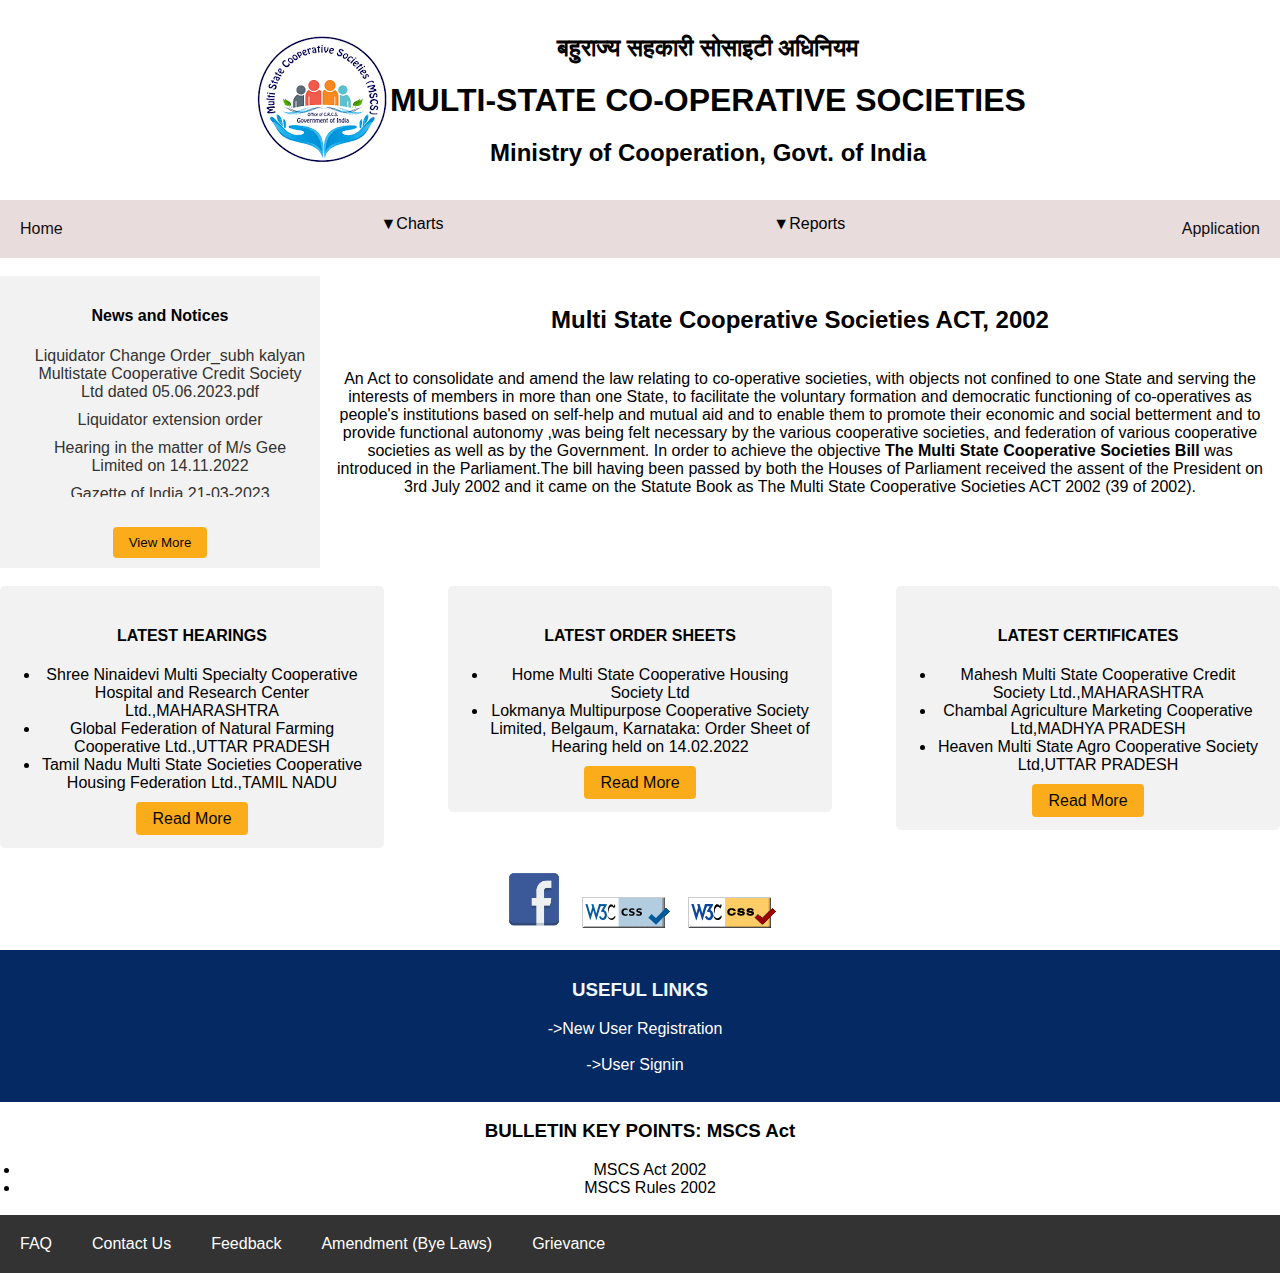
<file: index.html>
<!DOCTYPE html>
<html lang="en">
<head>
  <meta http-equiv='cache-control' content='no-cache'> 
<meta http-equiv='expires' content='0'> 
<meta http-equiv='pragma' content='no-cache'>
  <meta charset="UTF-8">
  <meta name="viewport" content="width=device-width, initial-scale=1.0">
  <title>Document</title>
  <link rel="stylesheet" href="index.css">
</head>
<body>
  <header>
    <div class="column">
      <div class="image-container">
        <img src="download.png" alt="Logo" class="responsive-image">
      </div>
    </div>
    <div class="column">
      <div class="text-container">
        <h2 class="responsive-text">बहुराज्य सहकारी सोसाइटी अधिनियम</h2>
        <h1 class="second-text">MULTI-STATE CO-OPERATIVE SOCIETIES</h1>
        <h2 class="third-text">Ministry of Cooperation, Govt. of India</h2>
      </div>
    </div>
    
</header>
<nav>
    <a href="index.html">Home</a>
    <div class="dropdown">&nbsp;&nbsp;&nbsp;&nbsp;&#9660;Charts<button class="dropbtn"> 
        <i class="fa fa-caret-down"></i>
      </button>
      <div class="dropdown-content">
        <a href="statechart.html" target="_blank">State wise</a>
        <a href="yearchart.html" target="_blank">Year wise</a>
      </div>
    </div>
    <div class="dropdown">&nbsp;&nbsp;&nbsp;&nbsp;&#9660;Reports
      <button class="dropbtn"> 
        <i class="fa fa-caret-down"></i>
      </button>
      <div class="dropdown-content">
        <a href="crcs.html">All Registered Socities</a>
        <a href="crcs.html">Filed Annual return Online</a>
      </div>
    </div> 
    <a href="#">Application</a>
</nav>
<main>
 <br>
  <div class="container">
    <div class="column1">
      <h4>News and Notices</h4>
      <ul class="news-list">
        <li><a  href="https://mscs.dac.gov.in/MSCS/UploadsDocs/Circulars/Liquidator%20Change%20Order_subh%20kalyan%20Multistate%20Cooperative%20Credit%20Society%20Ltd_dated%2005.06.2023.pdf">Liquidator Change Order_subh kalyan Multistate Cooperative Credit Society Ltd dated 05.06.2023.pdf</a></li>
        <li><a  href="https://mscs.dac.gov.in/MSCS/UploadsDocs/Circulars/Liquidator_extension_order.pdf">Liquidator extension order</a></li>
        <li><a  href="https://mscs.dac.gov.in/MSCS/UploadsDocs/Circulars/Liquidator_extension_order.pdf">Hearing in the matter of M/s Gee Limited on 14.11.2022</a></li>
        <li><a  href="https://mscs.dac.gov.in/MSCS/UploadsDocs/Circulars/Gazette_of_India_21-03-2023.pdf">Gazette of India 21-03-2023
        </a></li>
      </ul>
      <button class="view-more">View More</button>
    </div>
    <div class="column2">
      <h2 class="responsive-text">Multi State Cooperative Societies ACT, 2002</h2>
      <p>An Act to consolidate and amend the law relating to co-operative societies, with objects not confined to one State and serving the interests of members in more than one State, to facilitate the voluntary formation and democratic functioning of co-operatives as people's institutions based on self-help and mutual aid and to enable them to promote their economic and social betterment and to provide functional autonomy ,was being felt necessary by the various cooperative societies, and federation of various cooperative societies as well as by the Government. In order to achieve the objective <strong>The Multi State Cooperative Societies Bill </strong>was introduced in the Parliament.The bill having been passed by both the Houses of Parliament received the assent of the President on 3rd July 2002 and it came on the Statute Book as The Multi State Cooperative Societies ACT 2002 (39 of 2002).</p>
    </div>
  </div>
  
</div>
 
  </div>
<br>
    <div class="containerk">
      <div class="columnk">
        <div class="box">
          <h4>LATEST HEARINGS</h4>
          <ul id="hearingList"></ul>
          <br>
          <a  class="view-more"  href="crcs.html" class="read-more">Read More</a>
        </div>
      </div>
      <div class="columnk">
        <div class="box">
          <h4>LATEST ORDER SHEETS</h4>
          <ul  id="orderSheetList"></ul>
          <br>
          <a  class="view-more"  href="crcs.html" class="read-more">Read More</a>
        </div>
      </div>
      <div class="columnk">
        <div class="box">
          <h4>LATEST CERTIFICATES</h4>
          <ul  id="certificatesList"></ul>
          <br>
          <a  class="view-more"  href="crcs.html" class="read-more">Read More</a>
        </div>
      </div>
    </div>
    <script src="index.js"></script>
    </section>
    <a  href="https://www.facebook.com/mscsact/" target="_blank">
      <img src="images.png" height="60" alt="Image" ></a>&nbsp;&nbsp;&nbsp;
        <a class href="https://jigsaw.w3.org/css-validator/check/referer" target="_blank" rel="noopener noreferrer">
        <img src="vcss-blue.gif" alt="Image" ></a>&nbsp;&nbsp;&nbsp;
        <a href="#" target="_blank" rel="noopener noreferrer">
        <img src="vcss.gif" alt="Image" ></a>
        <br><br>
       <div class="useful-links">
          <h3  style="color: aliceblue; padding: 0 px;"> USEFUL LINKS</h3>
          <a href="registeration.html">->New User Registration</a><br><br>
          <a href="signin.html">->User Signin</a><br><br>
      </div>
       
          <h3> BULLETIN KEY POINTS: MSCS Act</h3>
          <ul>
           <a class="custom-link" href="https://mscs.dac.gov.in/Guidelines/GuidelineAct2002.pdf"><li>MSCS Act 2002</li></a> 
           <a class="custom-link" href="https://mscs.dac.gov.in/Guidelines/GuidelineAct2002.pdf"><li>MSCS Rules 2002 </a></li>
          </ul>
        <br>
</main>
<script src="index.js"></script>
<footer>
    <a href="#">FAQ</a>
    <a href="contact.html">Contact Us</a>
    <a href="feedback.html">Feedback</a>
    <a href="#">Amendment (Bye Laws)</a>
    <a href="grievance.html">Grievance</a>
</footer>
</body>
</html>
</file>
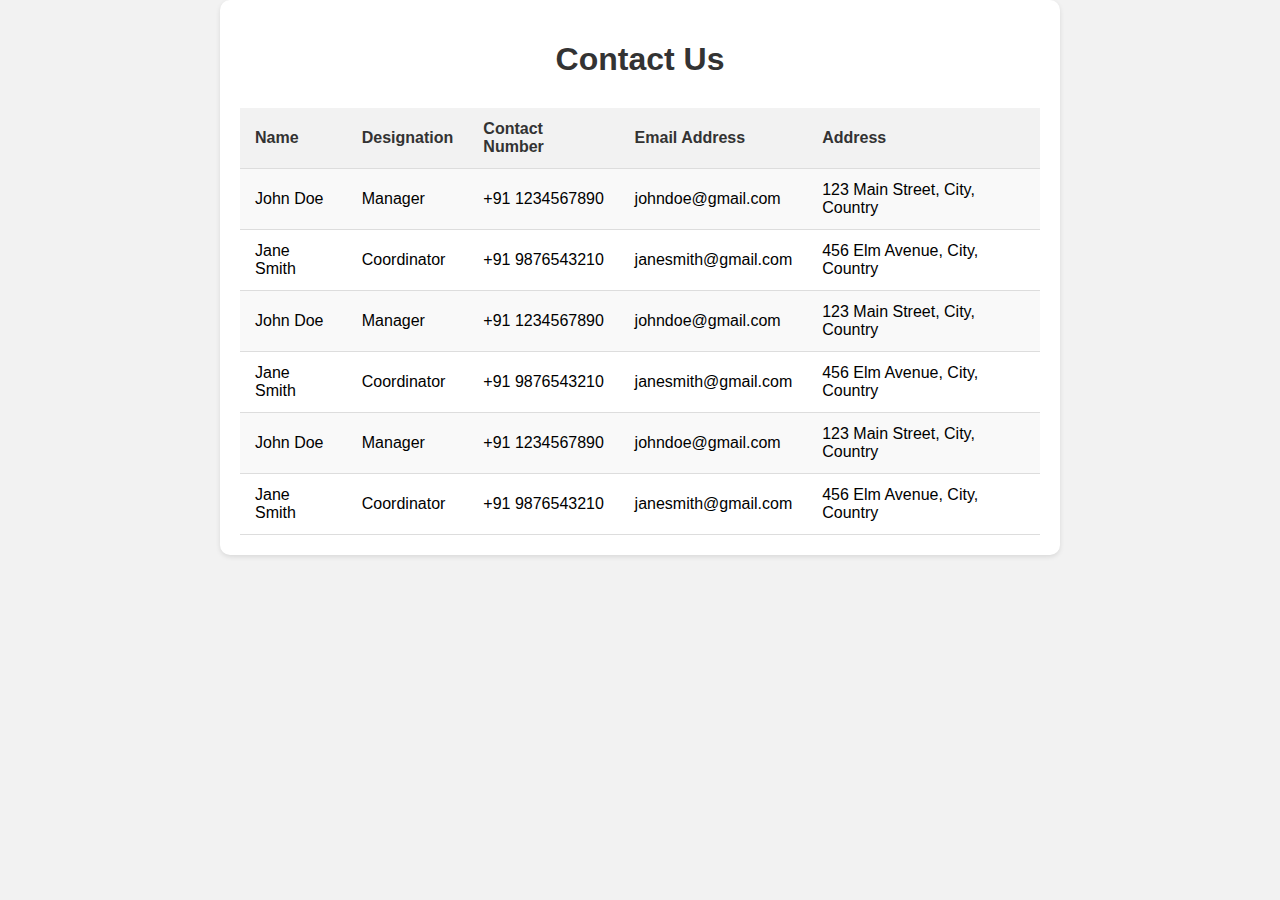
<file: contact.html>
<!DOCTYPE html>
<html>

<head>
    <meta name="viewport" content="width=device-width, initial-scale=1.0">
    <style>
        body {
            font-family: Arial, sans-serif;
            background-color: #f2f2f2;
            margin: 0;
            padding: 0;
        }
        
        .container {
            max-width: 800px;
            margin: 0 auto;
            padding: 20px;
            background-color: #fff;
            border-radius: 10px;
            box-shadow: 0 2px 5px rgba(0, 0, 0, 0.1);
        }
        
        h1 {
            text-align: center;
            color: #333;
            margin-bottom: 30px;
        }
        
        table {
            width: 100%;
            border-collapse: collapse;
            margin-top: 20px;
        }
        
        th,
        td {
            padding: 12px 15px;
            text-align: left;
            border-bottom: 1px solid #ddd;
        }
        
        th {
            background-color: #f2f2f2;
            color: #333;
            font-weight: bold;
        }
        
        tr:nth-child(even) {
            background-color: #f9f9f9;
        }
        
        .contact-info {
            display: flex;
            align-items: center;
        }
        
        .contact-info i {
            margin-right: 10px;
            font-size: 16px;
            color: #333;
        }
        
        /* Responsive Styles */
        @media screen and (max-width: 600px) {
            .container {
                padding: 10px;
            }
            
            h1 {
                font-size: 24px;
                margin-bottom: 20px;
            }
            
            th,
            td {
                padding: 8px 10px;
            }
        }
        
        @media screen and (max-width: 400px) {
            h1 {
                font-size: 20px;
                margin-bottom: 15px;
            }
            
            th,
            td {
                padding: 6px 8px;
                font-size: 12px;
            }
        }
    </style>
</head>

<body>
    <div class="container">
        <h1>Contact Us</h1>
        <table>
            <tr>
                <th>Name</th>
                <th>Designation</th>
                <th>Contact Number</th>
                <th>Email Address</th>
                <th>Address</th>
            </tr>
            <tr>
                <td>John Doe</td>
                <td>Manager</td>
                <td>+91 1234567890</td>
                <td>johndoe@gmail.com</td>
                <td>123 Main Street, City, Country</td>
            </tr>
            <tr>
                <td>Jane Smith</td>
                <td>Coordinator</td>
                <td>+91 9876543210</td>
                <td>janesmith@gmail.com</td>
                <td>456 Elm Avenue, City, Country</td>
            </tr>
            <tr>
                <td>John Doe</td>
                <td>Manager</td>
                <td>+91 1234567890</td>
                <td>johndoe@gmail.com</td>
                <td>123 Main Street, City, Country</td>
            </tr>
            <tr>
                <td>Jane Smith</td>
                <td>Coordinator</td>
                <td>+91 9876543210</td>
                <td>janesmith@gmail.com</td>
                <td>456 Elm Avenue, City, Country</td>
            </tr>
            <tr>
                <td>John Doe</td>
                <td>Manager</td>
                <td>+91 1234567890</td>
                <td>johndoe@gmail.com</td>
                <td>123 Main Street, City, Country</td>
            </tr>
            <tr>
                <td>Jane Smith</td>
                <td>Coordinator</td>
                <td>+91 9876543210</td>
                <td>janesmith@gmail.com</td>
                <td>456 Elm Avenue, City, Country</td>
            </tr>
            <!-- Add more rows as needed -->
        </table>
    </div>
</body>

</html>
</file>
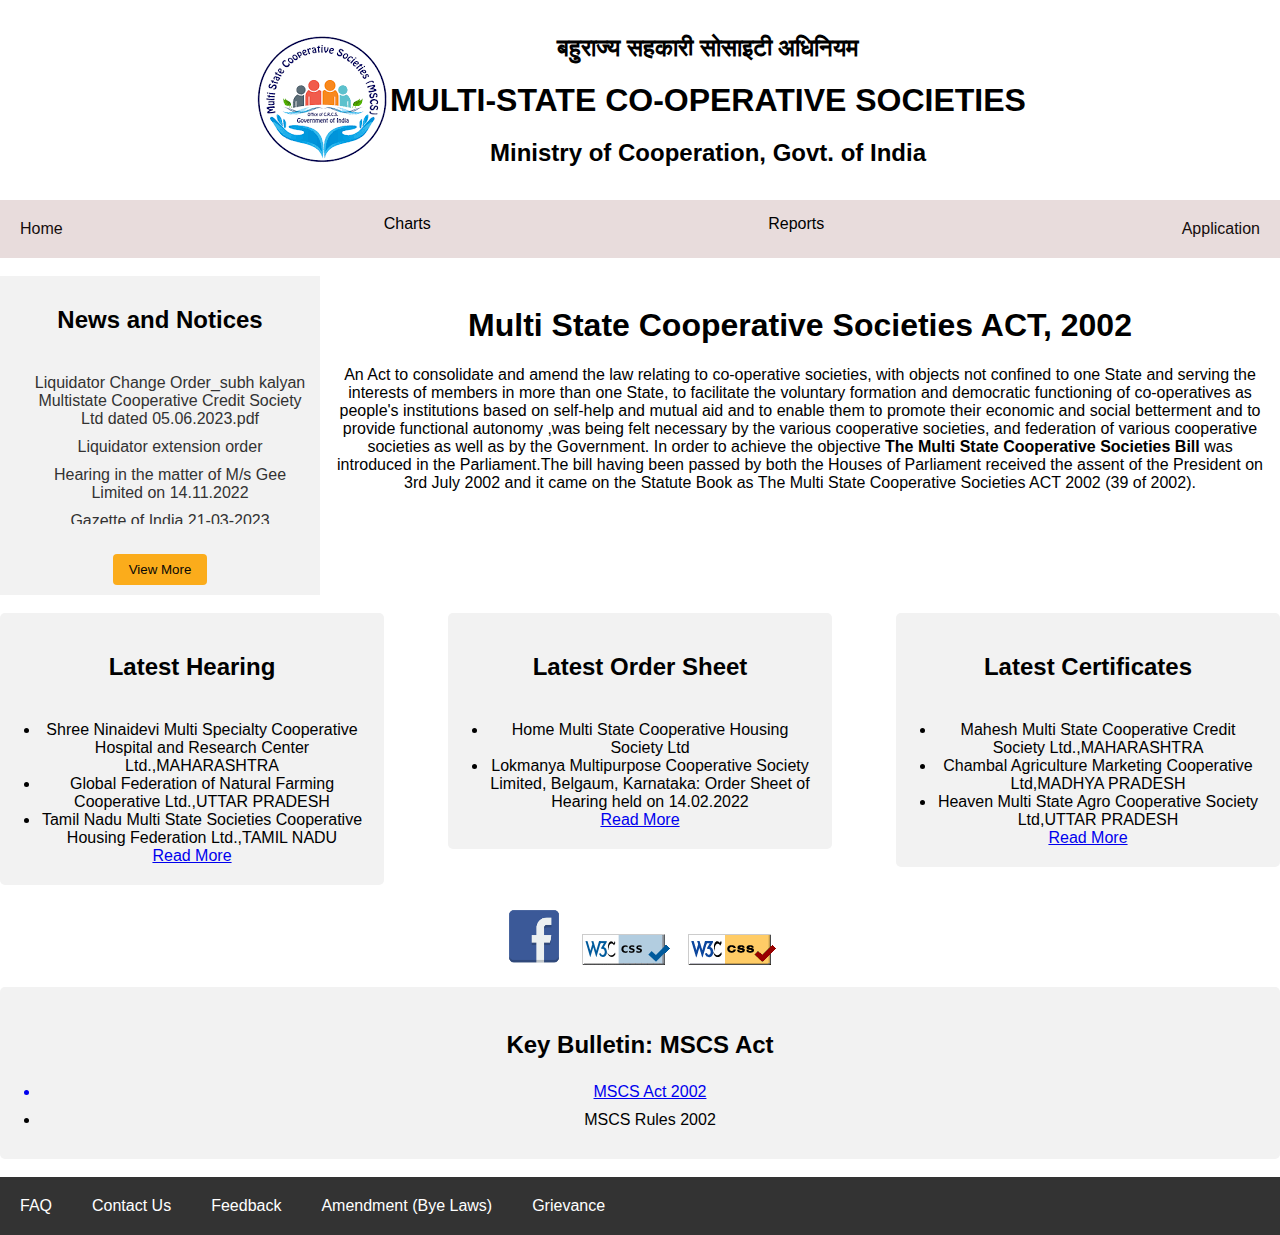
<file: cr.html>
<!DOCTYPE html>
<html lang="en">
<head>
  <meta charset="UTF-8">
  <meta name="viewport" content="width=device-width, initial-scale=1.0">
  <title>Document</title>
  <link rel="stylesheet" href="cr.css">
</head>
<body>
  <header>
    <div class="column">
      <div class="image-container">
        <img src="download.png" alt="Logo" class="responsive-image">
      </div>
    </div>
    <div class="column">
      <div class="text-container">
        <h2 class="responsive-text">बहुराज्य सहकारी सोसाइटी अधिनियम</h2>
        <h1 class="second-text">MULTI-STATE CO-OPERATIVE SOCIETIES</h1>
        <h2 class="third-text">Ministry of Cooperation, Govt. of India</h2>
      </div>
    </div>
    
</header>
<nav>
    <a href="cr.html">Home</a>
    <div class="dropdown">Charts
      <button class="dropbtn"> 
        <i class="fa fa-caret-down"></i>
      </button>
      <div class="dropdown-content">
        <a href="statechart.html" target="_blank">State wise</a>
        <a href="yearchart.html" target="_blank">Year wise</a>
      </div>
    </div>
    <div class="dropdown">Reports
      <button class="dropbtn"> 
        <i class="fa fa-caret-down"></i>
      </button>
      <div class="dropdown-content">
        <a href="crcs.html">All Registered Socities</a>
        <a href="crcs.html">Filed Annual return Online</a>
      </div>
    </div> 
    <a href="#">Application</a>
</nav>
<main>
 <br>
  <div class="container">
    <div class="column1">
      <h2>News and Notices</h2>
      <ul class="news-list">
        <li><a href="https://mscs.dac.gov.in/MSCS/UploadsDocs/Circulars/Liquidator%20Change%20Order_subh%20kalyan%20Multistate%20Cooperative%20Credit%20Society%20Ltd_dated%2005.06.2023.pdf">Liquidator Change Order_subh kalyan Multistate Cooperative Credit Society Ltd dated 05.06.2023.pdf</a></li>
        <li><a href="https://mscs.dac.gov.in/MSCS/UploadsDocs/Circulars/Liquidator_extension_order.pdf">Liquidator extension order</a></li>
        <li><a href="https://mscs.dac.gov.in/MSCS/UploadsDocs/Circulars/Liquidator_extension_order.pdf">Hearing in the matter of M/s Gee Limited on 14.11.2022</a></li>
        <li><a href="https://mscs.dac.gov.in/MSCS/UploadsDocs/Circulars/Gazette_of_India_21-03-2023.pdf">Gazette of India 21-03-2023
        </a></li>
      </ul>
      <button class="view-more">View More</button>
    </div>
    <div class="column2">
      <h1>Multi State Cooperative Societies ACT, 2002</h1>
      <p>An Act to consolidate and amend the law relating to co-operative societies, with objects not confined to one State and serving the interests of members in more than one State, to facilitate the voluntary formation and democratic functioning of co-operatives as people's institutions based on self-help and mutual aid and to enable them to promote their economic and social betterment and to provide functional autonomy ,was being felt necessary by the various cooperative societies, and federation of various cooperative societies as well as by the Government. In order to achieve the objective <strong>The Multi State Cooperative Societies Bill </strong>was introduced in the Parliament.The bill having been passed by both the Houses of Parliament received the assent of the President on 3rd July 2002 and it came on the Statute Book as The Multi State Cooperative Societies ACT 2002 (39 of 2002).</p>
    </div>
  </div>
  
</div>
 
  </div>
<br>
    <div class="containerk">
      <div class="columnk">
        <div class="box">
          <h2>Latest Hearing</h2>
          <ul id="hearingList"></ul>
          <a href="crcs.html" class="read-more">Read More</a>
        </div>
      </div>
      <div class="columnk">
        <div class="box">
          <h2>Latest Order Sheet</h2>
          <ul id="orderSheetList"></ul>
          <a href="crcs.html" class="read-more">Read More</a>
        </div>
      </div>
      <div class="columnk">
        <div class="box">
          <h2>Latest Certificates</h2>
          <ul id="certificatesList"></ul>
          <a href="crcs.html" class="read-more">Read More</a>
        </div>
      </div>
    </div>
    <script src="cr.js"></script>
    </section>
    <a href="https://www.facebook.com/mscsact/" target="_blank">
      <img src="images.png" height="60" alt="Image" ></a>&nbsp;&nbsp;&nbsp;
        <a href="https://jigsaw.w3.org/css-validator/check/referer" target="_blank" rel="noopener noreferrer">
        <img src="vcss-blue.gif" alt="Image" ></a>&nbsp;&nbsp;&nbsp;
        <a href="#" target="_blank" rel="noopener noreferrer">
        <img src="vcss.gif" alt="Image" ></a>
        <br><br>
        <div class="bulletin-section">
          <h3>Key Bulletin: MSCS Act</h3>
          <ul>
           <a href="https://mscs.dac.gov.in/Guidelines/GuidelineAct2002.pdf"><li>MSCS Act 2002</li></a> 
            <li>MSCS Rules 2002</li>
          </ul>
        </div>
        <br>
</main>

<footer>
    <a href="#">FAQ</a>
    <a href="#">Contact Us</a>
    <a href="#">Feedback</a>
    <a href="#">Amendment (Bye Laws)</a>
    <a href="index.html">Grievance</a>
</footer>
</body>
</html>
</file>
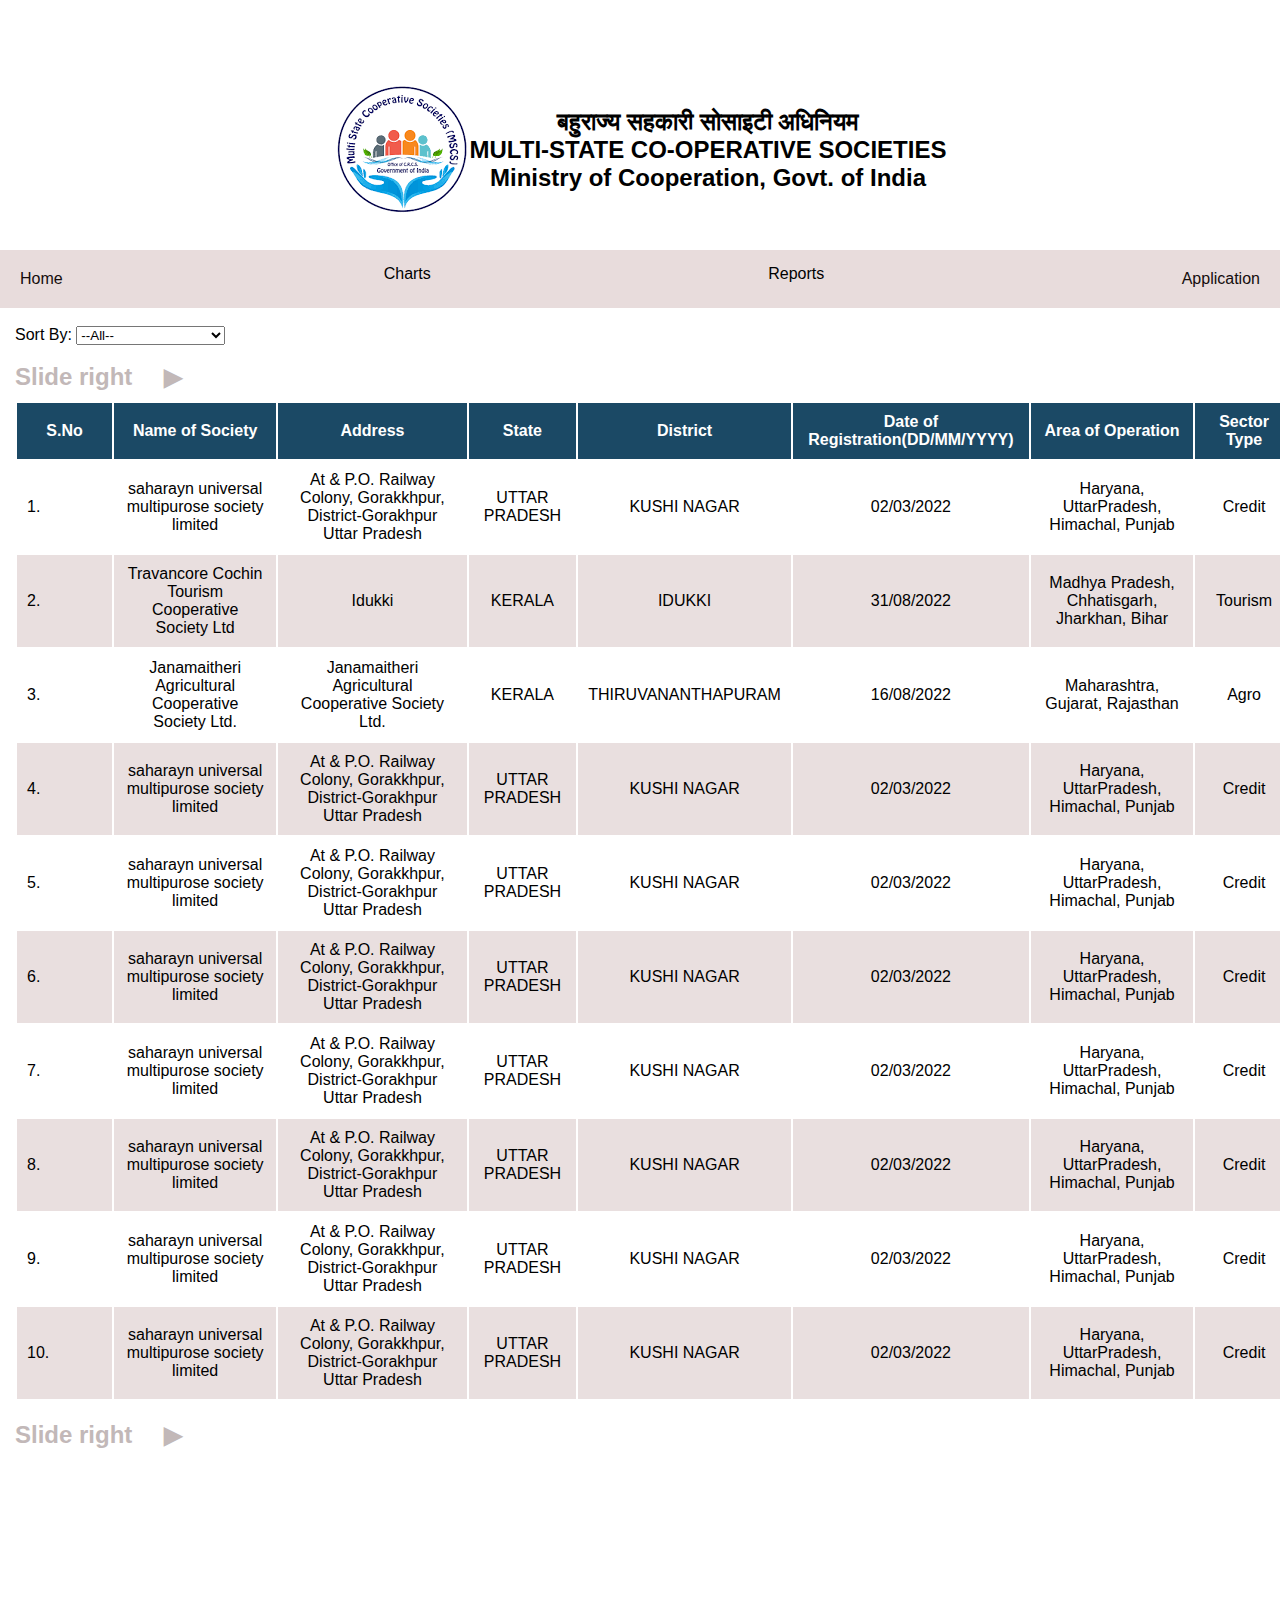
<file: crcs.html>
<!DOCTYPE html>
<html lang="en">
<head>
  <meta charset="UTF-8">
  <meta name="viewport" content="width=device-width, initial-scale=1.0">
  <title>MCSC</title>
  <link rel="stylesheet" href="crcs.css">
</head>
<body>
  <header>
    <div class="column">
      <div class="image-container">
        <img src="download.png" alt="Logo" class="responsive-image">
      </div>
    </div>
    <div class="column">
      <div class="text-container">
        <h2 class="responsive-text">बहुराज्य सहकारी सोसाइटी अधिनियम</h2>
        <h1 class="second-text">MULTI-STATE CO-OPERATIVE SOCIETIES</h1>
        <h2 class="third-text">Ministry of Cooperation, Govt. of India</h2>
      </div>
    </div>
    
</header>
<nav>
  <a href="cr.html">Home</a>
  <div class="dropdown">Charts
    <button class="dropbtn"> 
      <i class="fa fa-caret-down"></i>
    </button>
    <div class="dropdown-content">
      <a href="statechart.html" target="_blank">State wise</a>
      <a href="yearchart.html" target="_blank">Year wise</a>
    </div>
  </div>
  <div class="dropdown">Reports
    <button class="dropbtn"> 
      <i class="fa fa-caret-down"></i>
    </button>
    <div class="dropdown-content">
      <a href="crcs.html" style="background-color:#fbac1b;">All Registered Socities</a>
      <a href="crcs.html">Filed Annual return Online</a>
    </div>
  </div> 
  <a href="#">Application</a>
</nav>
<br>
<div class="container">
  <div class="sort-options">
    <label for="sort-select">Sort By:</label>
    <select id="sort-select">
      <option value="">--All--</option>
      <option value="month">Month of Registration</option>
      <option value="state">State</option>
      <option value="name">Name of Society</option>
    </select>
  </div>
  <div id="month-filter-container" class="filter-options" style="display: none;">
    <label for="month-filter">Filter by Month:</label>
    <select id="month-filter">
      <option value="">All</option>
      <option value="01">January</option>
      <option value="02">February</option>
      <option value="03">March</option>
      <!-- Add more month options as needed -->
    </select>
  </div>
  <br>
  <h3>Slide right</h3>
    <div class="table-wrapper">
      <table>
        <thead>
          <tr>
            <th>S.No</th>
            <th>Name of Society</th>
            <th>Address</th>
            <th>State</th>
            <th>District</th>
            <th>Date of Registration(DD/MM/YYYY)</th>
            <th>Area of Operation</th>
            <th>Sector Type</th>
          </tr>
        </thead>
        <tbody>
          <tr>
            <td>
              <span>
               
              </span>
              <span>1.</span>
            </td>
            <td>saharayn universal multipurose society limited</td>
            <td>At & P.O. Railway Colony, Gorakkhpur, District-Gorakhpur Uttar Pradesh</td>
            <td>UTTAR PRADESH</td>
            <td>KUSHI NAGAR</td>
            <td>02/03/2022</td>
            <td>Haryana, UttarPradesh, Himachal, Punjab</td>
            <td>Credit</td>
          </tr>
          <tr>
            <td>
              
              <span>2.</span>
            </td>
            <td>Travancore Cochin Tourism Cooperative Society Ltd</td>
            <td>Idukki</td>
            <td>KERALA</td>
            <td>IDUKKI</td>
            <td>31/08/2022</td>
            <td>Madhya Pradesh, Chhatisgarh, Jharkhan, Bihar</td>
            <td>Tourism</td>
          </tr>
          <tr>
            <td>
              <span>
              </span>
              <span>3.</span>
            </td>
            <td>Janamaitheri Agricultural Cooperative Society Ltd.</td>
            <td>Janamaitheri Agricultural Cooperative Society Ltd.</td>
            <td>KERALA</td>
            <td>THIRUVANANTHAPURAM</td>
            <td>16/08/2022</td>
            <td>Maharashtra, Gujarat, Rajasthan</td>
            <td>Agro </td>
          </tr>
          <tr>
            <td>
              <span>
               
              </span>
              <span>4.</span>
            </td>
            <td>saharayn universal multipurose society limited</td>
            <td>At & P.O. Railway Colony, Gorakkhpur, District-Gorakhpur Uttar Pradesh</td>
            <td>UTTAR PRADESH</td>
            <td>KUSHI NAGAR</td>
            <td>02/03/2022</td>
            <td>Haryana, UttarPradesh, Himachal, Punjab</td>
            <td>Credit</td>
          </tr>
          <tr>
            <td>
              <span>
               
              </span>
              <span>5.</span>
            </td>
            <td>saharayn universal multipurose society limited</td>
            <td>At & P.O. Railway Colony, Gorakkhpur, District-Gorakhpur Uttar Pradesh</td>
            <td>UTTAR PRADESH</td>
            <td>KUSHI NAGAR</td>
            <td>02/03/2022</td>
            <td>Haryana, UttarPradesh, Himachal, Punjab</td>
            <td>Credit</td>
          </tr>
          <tr>
            <td>
              <span>
               
              </span>
              <span>6.</span>
            </td>
            <td>saharayn universal multipurose society limited</td>
            <td>At & P.O. Railway Colony, Gorakkhpur, District-Gorakhpur Uttar Pradesh</td>
            <td>UTTAR PRADESH</td>
            <td>KUSHI NAGAR</td>
            <td>02/03/2022</td>
            <td>Haryana, UttarPradesh, Himachal, Punjab</td>
            <td>Credit</td>
          </tr>
          <tr>
            <td>
              <span>
               
              </span>
              <span>7.</span>
            </td>
            <td>saharayn universal multipurose society limited</td>
            <td>At & P.O. Railway Colony, Gorakkhpur, District-Gorakhpur Uttar Pradesh</td>
            <td>UTTAR PRADESH</td>
            <td>KUSHI NAGAR</td>
            <td>02/03/2022</td>
            <td>Haryana, UttarPradesh, Himachal, Punjab</td>
            <td>Credit</td>
          </tr>
          <tr>
            <td>
              <span>
               
              </span>
              <span>8.</span>
            </td>
            <td>saharayn universal multipurose society limited</td>
            <td>At & P.O. Railway Colony, Gorakkhpur, District-Gorakhpur Uttar Pradesh</td>
            <td>UTTAR PRADESH</td>
            <td>KUSHI NAGAR</td>
            <td>02/03/2022</td>
            <td>Haryana, UttarPradesh, Himachal, Punjab</td>
            <td>Credit</td>
          </tr>
          <tr>
            <td>
              <span>
               
              </span>
              <span>9.</span>
            </td>
            <td>saharayn universal multipurose society limited</td>
            <td>At & P.O. Railway Colony, Gorakkhpur, District-Gorakhpur Uttar Pradesh</td>
            <td>UTTAR PRADESH</td>
            <td>KUSHI NAGAR</td>
            <td>02/03/2022</td>
            <td>Haryana, UttarPradesh, Himachal, Punjab</td>
            <td>Credit</td>
          </tr>
          <tr>
            <td>
              <span>
               
              </span>
              <span>10.</span>
            </td>
            <td>saharayn universal multipurose society limited</td>
            <td>At & P.O. Railway Colony, Gorakkhpur, District-Gorakhpur Uttar Pradesh</td>
            <td>UTTAR PRADESH</td>
            <td>KUSHI NAGAR</td>
            <td>02/03/2022</td>
            <td>Haryana, UttarPradesh, Himachal, Punjab</td>
            <td>Credit</td>
          </tr>
        </tbody>
      </table>
    </div>
    <h3>Slide right</h3>
  </div>
<script src="crcs.js"></script>
</body>
</html>
</file>
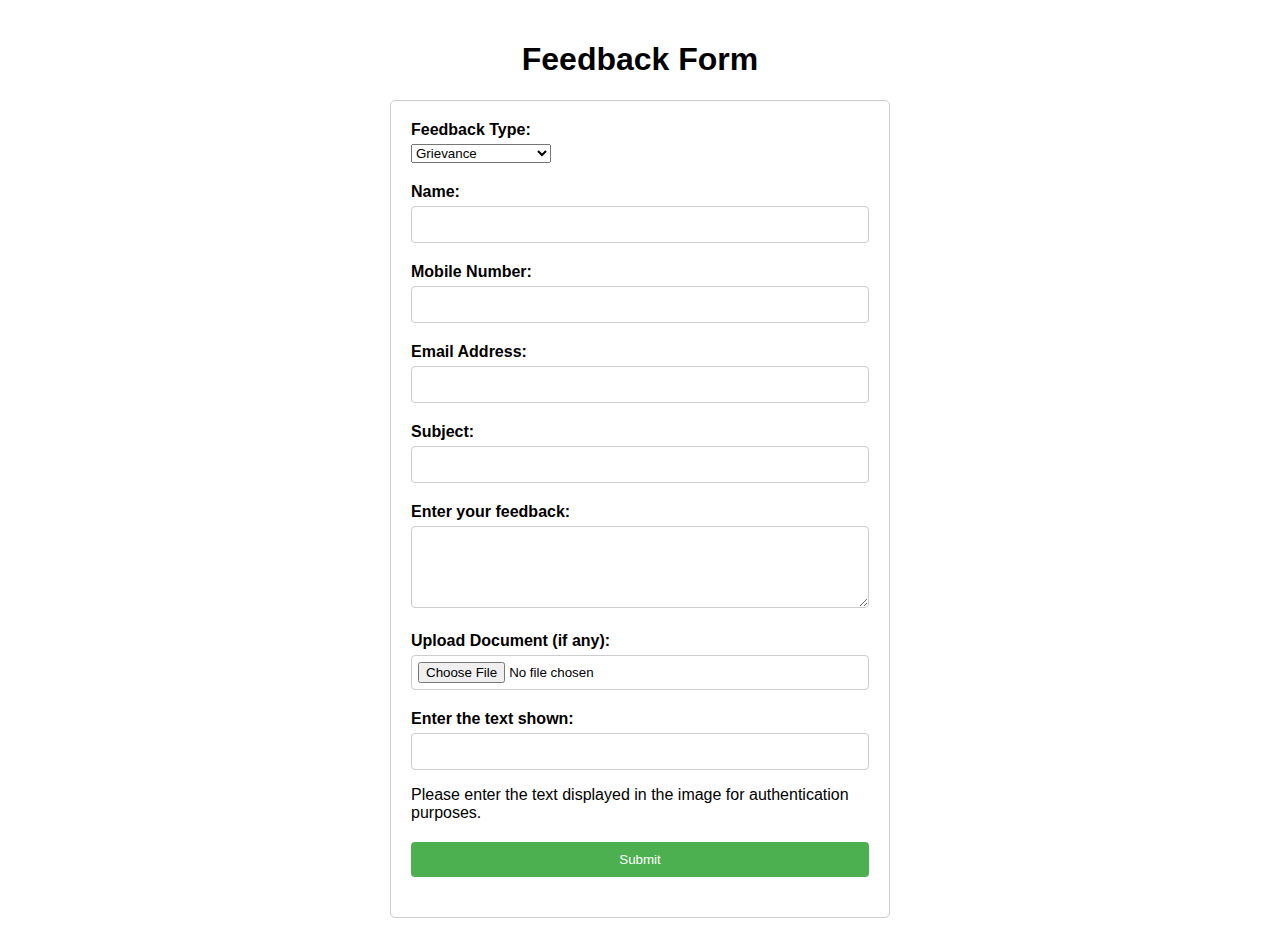
<file: feedback.html>
<!DOCTYPE html>
<html>
<head>
    <title>Feedback Form</title>
    <style>
        * {
            box-sizing: border-box;
        }
        body {
            font-family: Arial, sans-serif;
            margin: 0;
            padding: 20px;
        }
        h1 {
            text-align: center;
        }
        .form-container {
            max-width: 500px;
            margin: 0 auto;
            padding: 20px;
            border: 1px solid #ccc;
            border-radius: 5px
        }
        .form-group {
            margin-bottom: 20px;
        }
        .form-group label {
            display: block;
            margin-bottom: 5px;
            font-weight: bold;
        }
        .form-group input,
        .form-group textarea {
            width: 100%;
            padding: 10px;
            border: 1px solid #ccc;
            border-radius: 4px;
            resize: vertical;
        }
        .form-group input[type="file"] {
            padding: 6px;
        }
        .form-group input[type="submit"] {
            background-color: #4CAF50;
            color: white;
            border: none;
            padding: 10px 20px;
            cursor: pointer;
        }
        .form-group input[type="submit"]:hover {
            background-color: #45a049;
        }
        @media screen and (max-width: 600px) {
            .form-container {
                width: 100%;
            }
        }
    </style>
        <script src="https://www.google.com/recaptcha/api.js" async defer></script>
        <script>
            function onSubmit(token) {
                document.getElementById("feedback-form").submit();
            }
        </script>
    
</head>
<body>
    <h1>Feedback Form</h1>
    <div class="form-container">
        <form action="submit_feedback.php" method="post" enctype="multipart/form-data">
            <div class="form-group">
                <label for="feedback-type">Feedback Type:</label>
                <select id="feedback-type" name="feedback-type" required>
                    <option value="grievance">Grievance</option>
                    <option value="suggestion">Suggestion</option>
                    <option value="general-info">General Information</option>
                    <option value="website-related">Website Related</option>
                    <option value="other">Other</option>
                </select>
            </div>
            <div class="form-group">
                <label for="name">Name:</label>
                <input type="text" id="name" name="name" required>
            </div>
            <div class="form-group">
                <label for="mobile">Mobile Number:</label>
                <input type="tel" id="mobile" name="mobile" required>
            </div>
            <div class="form-group">
                <label for="email">Email Address:</label>
                <input type="email" id="email" name="email" required>
            </div>
            <div class="form-group">
                <label for="subject">Subject:</label>
                <input type="text" id="subject" name="subject" required>
            </div>
            <div class="form-group">
                <label for="feedback">Enter your feedback:</label>
                <textarea id="feedback" name="feedback" rows="4" required></textarea>
            </div>
            <div class="form-group">
                <label for="attachment">Upload Document (if any):</label>
                <input type="file" id="attachment" name="attachment">
            </div>
            <div class="form-group">
                <label for="authentication">Enter the text shown:</label>
                <input type="text" id="authentication" name="authentication" required>
                <p>Please enter the text displayed in the image for authentication purposes.</p>
            </div>
            <div class="g-recaptcha" data-sitekey="YOUR_RECAPTCHA_SITE_KEY" data-callback="onSubmit"></div>
            <div class="form-group">
                <input type="submit" value="Submit">
            </div>
        </form>
    </div>
</body>
</html>
</file>
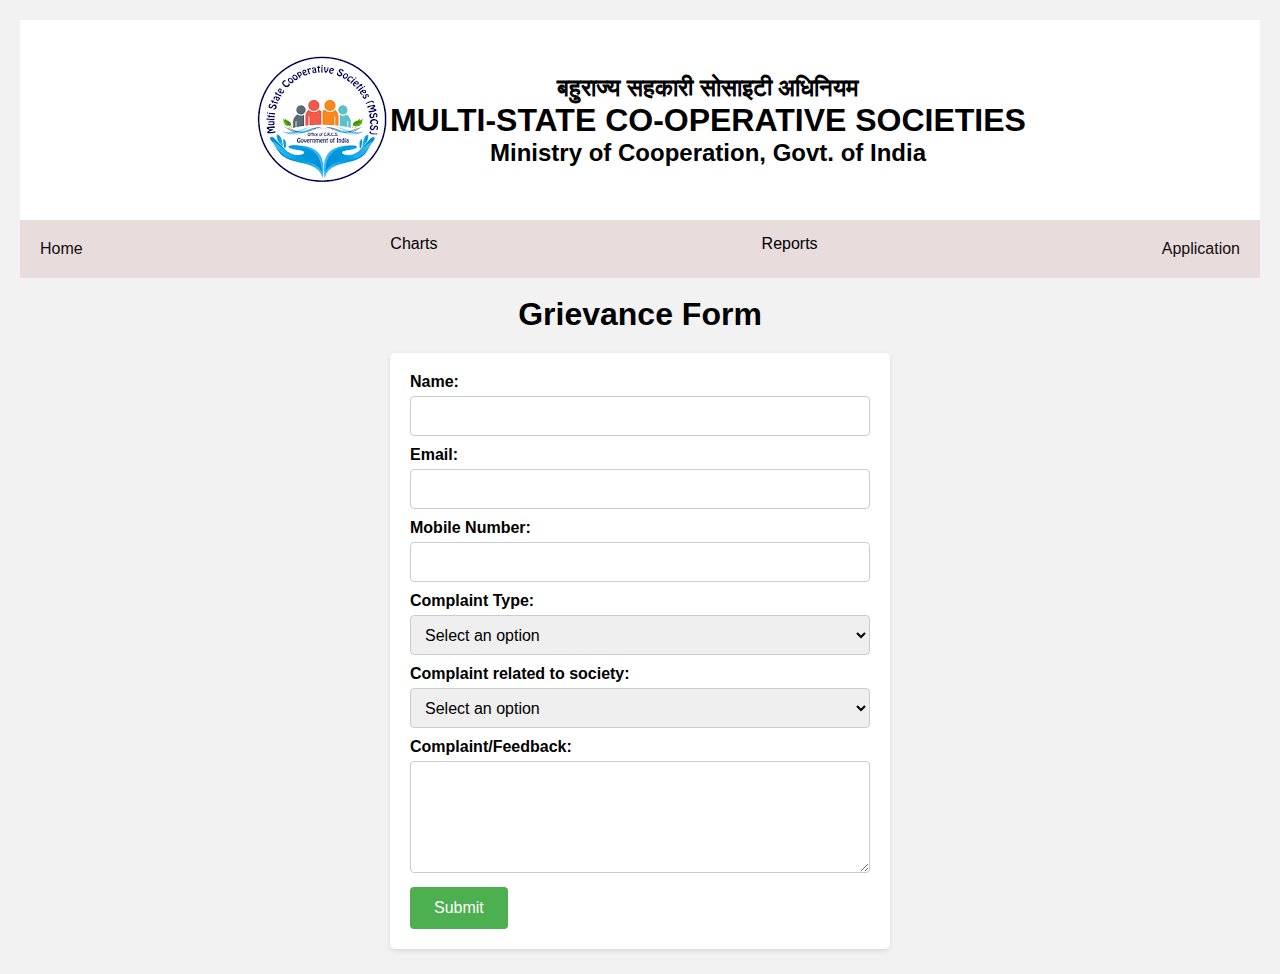
<file: grievance.html>
<!DOCTYPE html>
<html lang="en">
<head>
  <meta charset="UTF-8">
  <meta name="viewport" content="width=device-width, initial-scale=1.0">
  <link rel="stylesheet" href="grievance.css">
  <title>Grievance Form</title>
</head>
<body>
  <header>
    <div class="column">
      <div class="image-container">
        <img src="download.png" alt="Logo" class="responsive-image">
      </div>
    </div>
    <div class="column">
      <div class="text-container">
        <h2 class="responsive-text">बहुराज्य सहकारी सोसाइटी अधिनियम</h2>
        <h1 class="second-text">MULTI-STATE CO-OPERATIVE SOCIETIES</h1>
        <h2 class="third-text">Ministry of Cooperation, Govt. of India</h2>
      </div>
    </div>
    
</header>
<nav>
    <a href="cr.html">Home</a>
    <div class="dropdown">Charts
      <button class="dropbtn"> 
        <i class="fa fa-caret-down"></i>
      </button>
      <div class="dropdown-content">
        <a href="statechart.html" target="_blank">State wise</a>
        <a href="yearchart.html" target="_blank">Year wise</a>
      </div>
    </div>
    <div class="dropdown">Reports
      <button class="dropbtn"> 
        <i class="fa fa-caret-down"></i>
      </button>
      <div class="dropdown-content">
        <a href="crcs.html">All Registered Socities</a>
        <a href="crcs.html">Filed Annual return Online</a>
      </div>
    </div> 
    <a href="#">Application</a>
</nav>
  <br>
  <h1>Grievance Form</h1>
  <form id="grievanceForm">
    <label for="name">Name:</label>
    <input type="text" id="name" required>

    <label for="email">Email:</label>
    <input type="email" id="email" required>

    <label for="mobile">Mobile Number:</label>
    <input type="tel" id="mobile" required>

    <label for="complaintType">Complaint Type:</label>
    <select id="complaintType" required>
      <option value="">Select an option</option>
      <option value="grievance">Grievance</option>
      <option value="suggestion">Suggestion</option>
      <option value="info">General Information</option>
      <option value="website">Website Related</option>
    </select>

    <label for="society">Complaint related to society:</label>
    <select id="society" required>
      <option value="">Select an option</option>
      <option value="crcs">CRCS Society</option>
      <option value="others">Other Society</option>
    </select>

    <label for="feedback">Complaint/Feedback:</label>
    <textarea id="feedback" rows="5" required></textarea>

    <button type="submit">Submit</button>
  </form>

  <script src="grievance.js"></script>
</body>
</html>
</file>
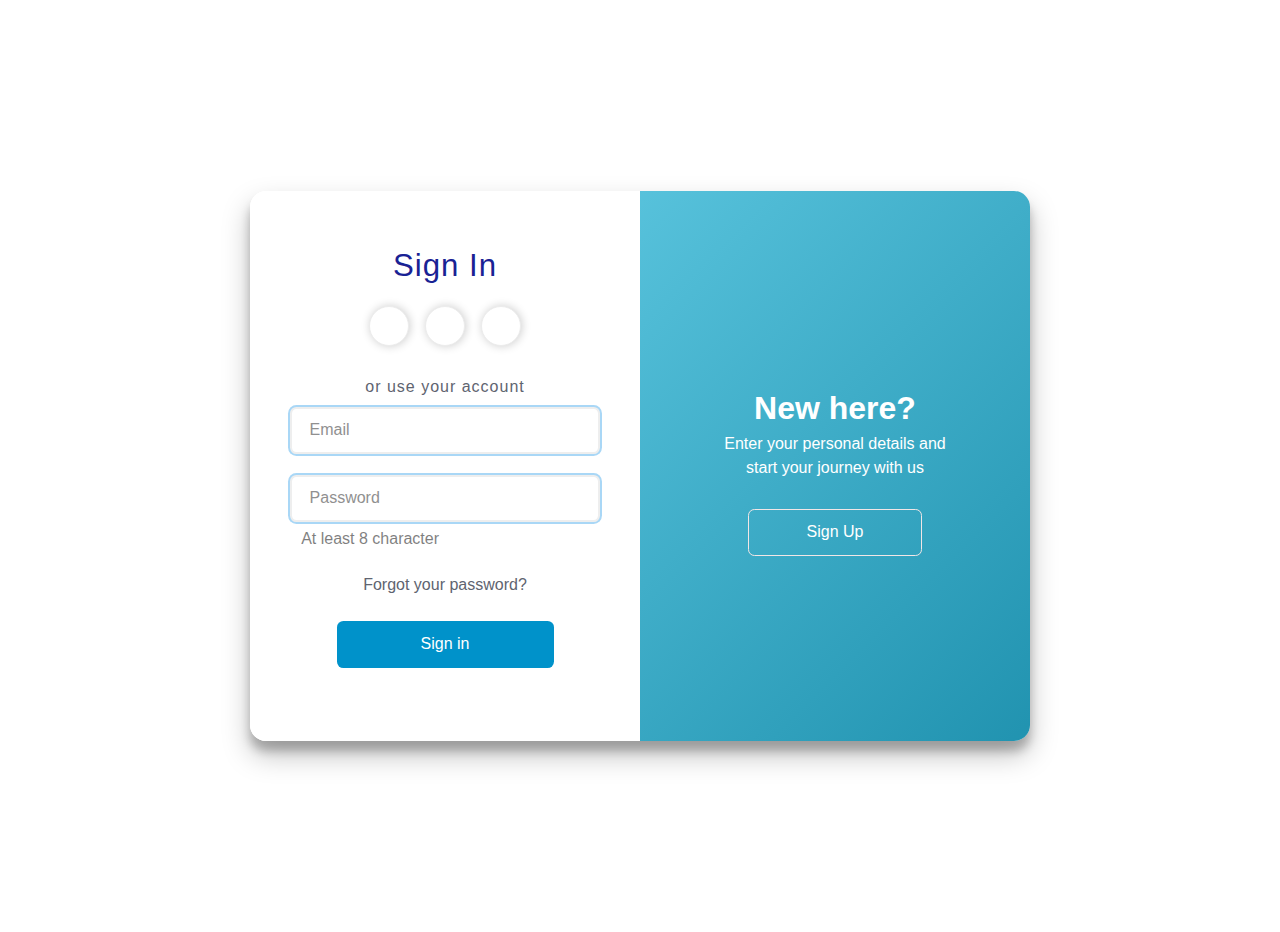
<file: signin.html>
<!DOCTYPE html>
<html lang="en">
    <head>
        <title>Find Me</title>
        <link rel="stylesheet" href="sigin.css">
       
    </head>
    <html lang="en">

    <body>
        <div class="container" id="container">
            <div class="form-container  sign-up-container">
                <form action="#">
                    <div class="header">Sign Up</div>
                    <div class="social__media__container">
                        <a href="#" target="_blank" class="social codepen">
                            <i class="fa fa-github" aria-hidden="true"></i>
                        </a>
                        <a href="#" class="social google">
                            <i class="fa fa-google-plus-official" aria-hidden="true"></i>
                        </a>
                        <a href="#" target="_blank" class="social instagram">
    
                            <i class="fa fa-instagram" aria-hidden="true"></i>
                        </a>
                    </div>
                    <span class="under__social">
                        <a href="#" class="link signin-link">or use your email for registration
                        </a>
                    </span>
    
                    <div class="button-input-group">
                        <div class="group input-group">
                            <input type="text" placeholder="Name" required>
                        </div>
                        <div class="group input-group">
                            <input type="email" placeholder="Email" required>
                        </div>
                        <div class="group input-group">
                            <input type="password" placeholder="Password" required pattern=".{8,}">
                        </div>
                        <div class="alert-text signup__alert">
                            <span class="help__text">At least 8 character</span>
                        </div>
                        <div class="group button-group">
                            <button class="signup-btn" onclick="return false;">Sign Up</button>
                        </div>
                        <div class="log__in___adata">
                            <h5 class="" onclick="myFunction___ad()"> LogIn this web</h5>
                        </div>
                    </div>
    
                </form>
            </div>
    
            <div class="form-container  sign-in-container" id="sign__in">
                <form action="#">
                    <div class="header">Sign In</div>
                    <div class="social__media__container">
                        <a href="#" target="_blank" class="social codepen">
                            <i class="fa fa-github" aria-hidden="true"></i>
                        </a>
                        <a href="#" class="social google">
                            <i class="fa fa-google-plus-official" aria-hidden="true"></i>
                        </a>
                        <a href="#" target="_blank" class="social instagram">
    
                            <i class="fa fa-instagram" aria-hidden="true"></i>
                        </a>
                    </div>
                    <span class="under__social">
                        <a href="#" class="link signup-link">or use your account</a>
                    </span>
    
                    <div class="button-input-group">
                        <div class="group input-group">
                            <input type="email" placeholder="Email" required>
                        </div>
                        <div class="group input-group">
                            <input type="password" placeholder="Password" required pattern=".{8,}">
                        </div>
                        <div class="alert-text signup__alert">
                            <span class="help__text">At least 8 character</span>
                        </div>
                        <div class="form-link forgot">
                            <a href="#" class="login-link">Forgot your password?</a>
                        </div>
                        <div class="group button-group">
                            <button class="signin-btn" onclick="return false;">Sign in</button>
                        </div>
    
                        <div class="log__in___adata">
                            <h5 class="" onclick="myFunction___hi()"> SignUp this web</h5>
                        </div>
                    </div>
                </form>
            </div>
            <div class="overlay-container">
                <div class="overlay">
                    <div class="overlay-panel overlay-left">
                        <h1>Welcome Back!</h1>
                        <p>Please login your personal info</p>
    
                        <div class="group button-group">
                            <button class="ghost" id="signIn">Sign in</button>
                        </div>
                        <footer>
                            <p>Website by <a href="https://www.igdtuw.ac.in/" target="_blank">OGDTUW</a>
                            </p>
                        </footer>
                    </div>
           
    
                    <div class="overlay-panel overlay-right">
                        <h1>New here?</h1>
                        <p>Enter your personal details and start your journey with us</p>
    
                        <div class="group button-group">
                            <button class="ghost" id="signUp">
                                <a href="registeration.html" target="_blank">Sign Up</a>
                            </button>
                        </div>
                        <footer>
                          
    
                            </p>
                        </footer>
                    </div>
                </div>
            </div>
    
        </div>
    </body>
    
    </html>
</file>
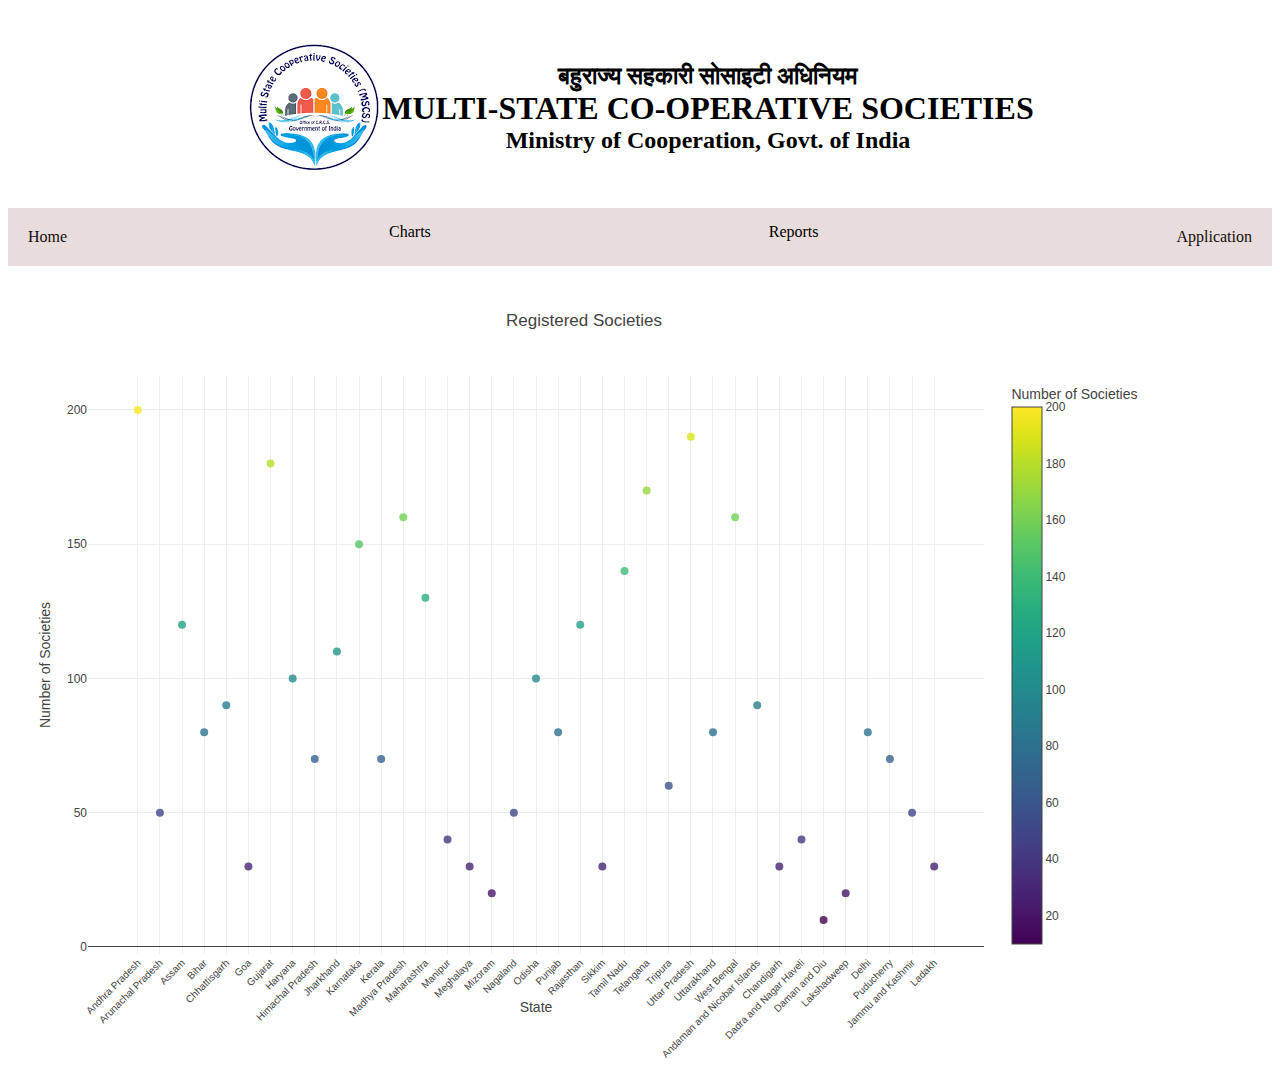
<file: statechart.html>
<!DOCTYPE html>
<html>
<head>
   <header>
    <div class="column">
      <div class="image-container">
        <img src="download.png" alt="Logo" class="responsive-image">
      </div>
    </div>
    <div class="column">
      <div class="text-container">
        <h2 class="responsive-text">बहुराज्य सहकारी सोसाइटी अधिनियम</h2>
        <h1 class="second-text">MULTI-STATE CO-OPERATIVE SOCIETIES</h1>
        <h2 class="third-text">Ministry of Cooperation, Govt. of India</h2>
      </div>
    </div>
    
</header>
<nav>
    <a href="index.html">Home</a>
    <div class="dropdown">Charts
      <button class="dropbtn"> 
        <i class="fa fa-caret-down"></i>
      </button>
      <div class="dropdown-content">
        <a href="statechart.html" >State wise</a>
        <a href="yearchart.html" >Year wise</a>
      </div>
    </div>
    <div class="dropdown">Reports
      <button class="dropbtn"> 
        <i class="fa fa-caret-down"></i>
      </button>
      <div class="dropdown-content">
        <a href="crcs.html">All Registered Socities</a>
        <a href="crcs.html">Filed Annual return Online</a>
      </div>
    </div> 
    <a href="#">Application</a>
</nav>
  <title>Registered Societies</title>
  <script src="https://cdn.plot.ly/plotly-latest.min.js"></script>
  <link rel="stylesheet" type="text/css" href="statechart.css">
</head>
<body>

    <div id="chart"></div>
  <script src="statechart.js"></script>
</body>
</html>
</file>
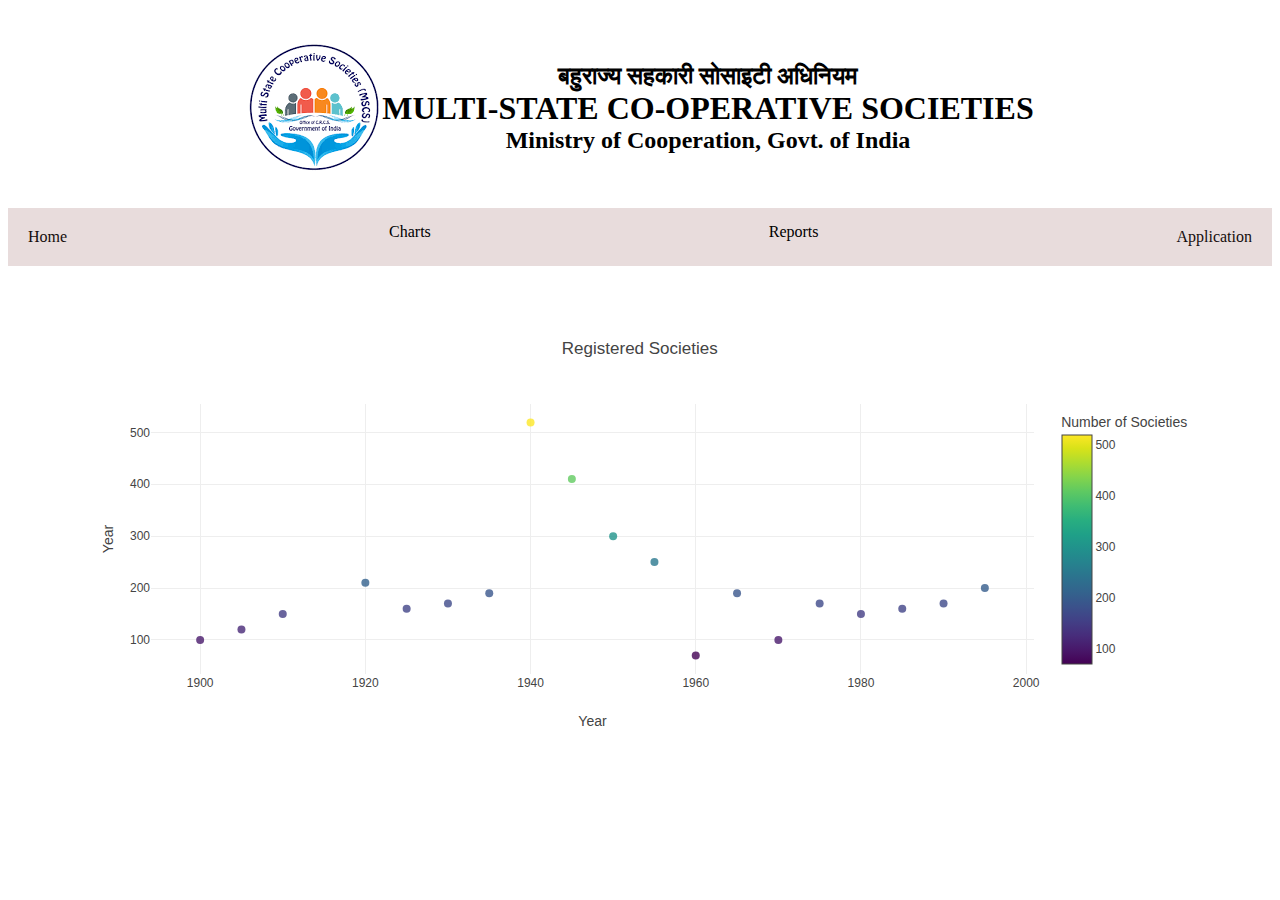
<file: yearchart.html>
<!DOCTYPE html>
<html>
<head>
   
  <header>
    <div class="column">
      <div class="image-container">
        <img src="download.png" alt="Logo" class="responsive-image">
      </div>
    </div>
    <div class="column">
      <div class="text-container">
        <h2 class="responsive-text">बहुराज्य सहकारी सोसाइटी अधिनियम</h2>
        <h1 class="second-text">MULTI-STATE CO-OPERATIVE SOCIETIES</h1>
        <h2 class="third-text">Ministry of Cooperation, Govt. of India</h2>
      </div>
    </div>
    
</header>
<nav>
    <a href="index.html">Home</a>
    <div class="dropdown">Charts
      <button class="dropbtn"> 
        <i class="fa fa-caret-down"></i>
      </button>
      <div class="dropdown-content">
        <a href="statechart.html">State wise</a>
        <a href="yearchart.html" >Year wise</a>
      </div>
    </div>
    <div class="dropdown">Reports
      <button class="dropbtn"> 
        <i class="fa fa-caret-down"></i>
      </button>
      <div class="dropdown-content">
        <a href="crcs.html">All Registered Socities</a>
        <a href="crcs.html">Filed Annual return Online</a>
      </div>
    </div> 
    <a href="#">Application</a>
</nav>
<br>
  <title>Registered Societies</title>
  <script src="https://cdn.plot.ly/plotly-latest.min.js"></script>
  <link rel="stylesheet" type="text/css" href="yearchart.css">
</head>
<body>
  <div id="chart"></div>

  <script src="yearchart.js"></script>
</body>
</html>
</file>
<file: index.css>
* {
  box-sizing: border-box;
}

body {
  margin: 0px;
  font-family: -apple-system, BlinkMacSystemFont, 'Segoe UI', Roboto, Oxygen, Ubuntu, Cantarell, 'Open Sans', 'Helvetica Neue', sans-serif;
}
header {
display: flex;
align-items: center;
justify-content: center;
background-color: #ffffff;
height: 200px;

}

.column {
flex-basis: flex;
text-align: center;
}

.image-container,.text-container{
display: flex;
flex-direction: column;
align-items: center;
justify-content:center;
height: 100%;
}

.responsive-image {
max-width: 100%;
height: auto;
}

.responsive-text {
margin-top: 0px;
margin: 0;
}
.second-text {
margin-top: 0px;
margin: 0;
}
.third-text {
margin-top: 0px;
margin: 0;
}
@media screen and (max-width: 768px) {
header {
  flex-direction: column; /* Updated: Stack columns vertically on small screens */
  height: auto;
}
@media screen and (max-width: 480px) {
.responsive-image {
  max-width: 90%;
}
}
.responsive-text {
  font-size: 4.5vw;
  margin-top: 0px;
}
.second-text {
  font-size: 5vw;
  margin-top: 0px;
}
.third-text {
  font-size: 3.5vw;
  margin-top: 0px;
}

}

nav {
  background-color: #e8dcdc;
  align-items: center;
  display: flex;
justify-content: space-between;
  overflow: hidden;
}

nav a {
  text-decoration:none;
  padding:20px;
  text-align: center;
  float: right;
  color: rgb(21, 13, 13);
}

@media (max-width: 768px) {
  nav {
    flex-direction: column;
    text-align: center;
  }

  nav a {
    float: none;
    display: block;
    padding: 10px;
    margin-bottom: 10px;
  }
}


.dropdown {
  float: left;
  overflow: hidden;
}

.dropdown .dropbtn {
  font-size: 16px;  
  border: none;
  outline: none;
  color: white;
  padding: 14px 16px;
  background-color: inherit;
  font-family: inherit;
  margin: 0;
}

.dropdown-content {
  display: none;
  position: absolute;
  background-color: #f9f9f9;
  min-width: 160px;
  box-shadow: 0px 8px 16px 0px rgba(0,0,0,0.2);
  z-index: 1;
}

.dropdown-content a {
  float: none;
  color: black;
  padding: 12px 16px;
  text-decoration: none;
  display: block;
  text-align: left;
}

.dropdown-content a:hover {
  background-color: #ddd;
}

.dropdown:hover .dropdown-content {
  display: block;
}

main {
  background-color: white;
  text-align: center;
}

h2 {
  padding: 20px;
}
.container {
display: flex;
flex-wrap: wrap;
}

.column1 {
background-color: #f2f2f2;
width: 100%;
padding: 10px;
box-sizing: border-box;
}

.column2 {
flex: 1;
padding: 10px;
box-sizing: border-box;
}

h2 {
margin-top: 0;
}

.news-list {
list-style-type: disc;
margin-left: 20px;
padding: 0;
max-height: 150px;
overflow-y: auto;
margin-bottom: 20px;
}

.news-list li {
margin-bottom: 10px;
}

.news-list a {
text-decoration: none;
color: #333;
}

.news-list a:hover {
text-decoration: underline;
}

.view-more {

margin-top: 10px;
padding: 8px 16px;
background-color: #fbac1b ;
color: #070706;
justify-content: center;
align-items: center;
  text-decoration: black;
border: none;
border-radius: 4px;
cursor: pointer;
}

.view-more:hover {
color: rgb(253, 253, 254);
}

/* Media Queries */
@media (min-width: 768px) {
.column1 {
  width: 25%;
}

.column2 {
  flex: 3;
}
}
.containerk {
display: flex;
justify-content: space-between;
}

.columnk {
flex-basis: 30%;
}

.box {
background-color: #f2f2f2;
border-radius: 5px;
padding: 20px;
margin-bottom: 20px;
}
@media (max-width: 768px) {
  .containerk {
    flex-direction: column;
  }

  .columnk {
    flex-basis: 100%;
    margin-bottom: 20px;
  }
}
h2 {
margin-top: 0;
}

ul {
padding: 0;
margin: 0;
list-style-type: disc;
margin-left: 20px;
}
.li {
font-size: 16px;
margin-bottom: 10px;
}
@media (max-width: 768px) {
  .li {
    font-size: 14px;
    margin-bottom: 8px;
  }
}

.custom-link {
color: black;
text-decoration: none;
}

.custom-link:hover {
color: blue;
text-decoration: underline;
}

@media (max-width: 768px) {
.li {
  font-size: 14px;
}
}

@media (max-width: 576px) {
.li {
  font-size: 12px;
}
}
.bulletin-section {
background-color: #f2f2f2;
padding: 20px;
border-radius: 5px;
}

.bulletin-section h3 {
font-size: 24px;
font-weight: bold;
}

.bulletin-section ul {
list-style-type: disc;
margin-left: 20px;
}

.bulletin-section li {
margin-bottom: 10px;
}

.useful-links {
background-color: #052963;
padding: 10px;
}

.useful-links a {
color: white;
text-decoration: none;
margin-right: 10px;
}
section {
  min-height: 100vh;
}


footer {
  background-color: #333;
  overflow: hidden;
}

footer a {
  text-decoration: none;
  padding: 20px;
  text-align: center;
  float: left;
  color: white;
}
@media (max-width: 600px) {
/* CSS styles specific to small screens */
}
</file>
<file: cr.css>
* {
    box-sizing: border-box;
}

body {
    margin: 0px;
    font-family: -apple-system, BlinkMacSystemFont, 'Segoe UI', Roboto, Oxygen, Ubuntu, Cantarell, 'Open Sans', 'Helvetica Neue', sans-serif;
}
header {
  display: flex;
  align-items: center;
  justify-content: center;
  background-color: #ffffff;
  height: 200px;
  
}

.column {
  flex-basis: flex;
  text-align: center;
}

.image-container,.text-container{
  display: flex;
  flex-direction: column;
 align-items: center;
 justify-content:center;
  height: 100%;
}

.responsive-image {
  max-width: 100%;
  height: auto;
}

.responsive-text {
  margin-top: 0px;
  margin: 0;
}
.second-text {
  margin-top: 0px;
  margin: 0;
}
.third-text {
  margin-top: 0px;
  margin: 0;
}
@media screen and (max-width: 768px) {
  header {
    flex-direction: column; /* Updated: Stack columns vertically on small screens */
    height: auto;
  }
@media screen and (max-width: 480px) {
  .responsive-image {
    max-width: 40%;
  }
}
  .responsive-text {
    font-size: 3vw;
    margin-top: 0px;
  }
  .second-text {
    font-size: 3.5vw;
    margin-top: 0px;
  }
  .third-text {
    font-size: 2.5vw;
    margin-top: 0px;
  }
 
}

nav {
    background-color: #e8dcdc;
    align-items: center;
    display: flex;
  justify-content: space-between;
    overflow: hidden;
}

nav a {
    text-decoration:none;
    padding:20px;
    text-align: center;
    float: right;
    color: rgb(21, 13, 13);
}

  .dropdown {
    float: left;
    overflow: hidden;
  }
  
  .dropdown .dropbtn {
    font-size: 16px;  
    border: none;
    outline: none;
    color: white;
    padding: 14px 16px;
    background-color: inherit;
    font-family: inherit;
    margin: 0;
  }
  
  .dropdown-content {
    display: none;
    position: absolute;
    background-color: #f9f9f9;
    min-width: 160px;
    box-shadow: 0px 8px 16px 0px rgba(0,0,0,0.2);
    z-index: 1;
  }
  
  .dropdown-content a {
    float: none;
    color: black;
    padding: 12px 16px;
    text-decoration: none;
    display: block;
    text-align: left;
  }
  
  .dropdown-content a:hover {
    background-color: #ddd;
  }
  
  .dropdown:hover .dropdown-content {
    display: block;
  }

main {
    background-color: white;
    text-align: center;
}

h2 {
    padding: 20px;
}
.container {
  display: flex;
  flex-wrap: wrap;
}

.column1 {
  background-color: #f2f2f2;
  width: 100%;
  padding: 10px;
  box-sizing: border-box;
}

.column2 {
  flex: 1;
  padding: 10px;
  box-sizing: border-box;
}

h2 {
  margin-top: 0;
}

.news-list {
  list-style-type: disc;
  margin-left: 20px;
  padding: 0;
  max-height: 150px;
  overflow-y: auto;
  margin-bottom: 20px;
}

.news-list li {
  margin-bottom: 10px;
}

.news-list a {
  text-decoration: none;
  color: #333;
}

.news-list a:hover {
  text-decoration: underline;
}

.view-more {

  margin-top: 10px;
  padding: 8px 16px;
  background-color: #fbac1b ;
  color: #070706;
  justify-content: center;
  align-items: center;
    text-decoration: black;
  border: none;
  border-radius: 4px;
  cursor: pointer;
}

.view-more:hover {
  color: rgb(253, 253, 254);
}

/* Media Queries */
@media (min-width: 768px) {
  .column1 {
    width: 25%;
  }

  .column2 {
    flex: 3;
  }
}
.containerk {
  display: flex;
  justify-content: space-between;
}

.columnk {
  flex-basis: 30%;
}

.box {
  background-color: #f2f2f2;
  border-radius: 5px;
  padding: 20px;
  margin-bottom: 20px;
}

h2 {
  margin-top: 0;
}

ul {
  padding: 0;
  margin: 0;
  list-style-type: disc;
  margin-left: 20px;
}
.li {
  font-size: 16px;
  margin-bottom: 10px;
}

@media (max-width: 768px) {
  .li {
    font-size: 14px;
  }
}

@media (max-width: 576px) {
  .li {
    font-size: 12px;
  }
}
.bulletin-section {
  background-color: #f2f2f2;
  padding: 20px;
  border-radius: 5px;
}

.bulletin-section h3 {
  font-size: 24px;
  font-weight: bold;
}

.bulletin-section ul {
  list-style-type: disc;
  margin-left: 20px;
}

.bulletin-section li {
  margin-bottom: 10px;
}
section {
    min-height: 100vh;
}


footer {
    background-color: #333;
    overflow: hidden;
}

footer a {
    text-decoration: none;
    padding: 20px;
    text-align: center;
    float: left;
    color: white;
}
@media (max-width: 600px) {
  /* CSS styles specific to small screens */
}
</file>
<file: crcs.css>
header {
  display: flex;
  align-items: center;
  justify-content: center;
  background-color: #ffffff;
  height: 200px;
  
}

.column {
  flex-basis: flex;
  text-align: center;
}

.image-container,.text-container{
  display: flex;
  flex-direction: column;
 align-items: center;
 justify-content:center;
  height: 100%;
}

.responsive-image {
  max-width: 100%;
  height: auto;
}

.responsive-text {
  margin-top: 0px;
  margin: 0;
}
.second-text {
  margin-top: 0px;
  margin: 0;
}
.third-text {
  margin-top: 0px;
  margin: 0;
}
@media screen and (max-width: 768px) {
  header {
    flex-direction: column; /* Updated: Stack columns vertically on small screens */
    height: auto;
  }
@media screen and (max-width: 480px) {
  .responsive-image {
    max-width: 40%;
  }
}
  .responsive-text {
    font-size: 3vw;
    margin-top: 0px;
  }
  .second-text {
    font-size: 3.5vw;
    margin-top: 0px;
  }
  .third-text {
    font-size: 2.5vw;
    margin-top: 0px;
  }
 
}

nav {
  background-color: #e8dcdc;
  align-items: center;
  display: flex;
justify-content: space-between;
  overflow: hidden;
}

nav a {
  text-decoration:none;
  padding:20px;
  text-align: center;
  float: right;
  color: rgb(21, 13, 13);
}

.dropdown {
  float: left;
  overflow: hidden;
}

.dropdown .dropbtn {
  font-size: 16px;  
  border: none;
  outline: none;
  color: white;
  padding: 14px 16px;
  background-color: inherit;
  font-family: inherit;
  margin: 0;
}

.dropdown-content {
  display: none;
  position: absolute;
  background-color: #f9f9f9;
  min-width: 160px;
  box-shadow: 0px 8px 16px 0px rgba(0,0,0,0.2);
  z-index: 1;
}

.dropdown-content a {
  float: none;
  color: black;
  padding: 12px 16px;
  text-decoration: none;
  display: block;
  text-align: left;
}

.dropdown-content a:hover {
  background-color: #ddd;
}

.dropdown:hover .dropdown-content {
  display: block;
}
@import url("https://fonts.googleapis.com/css2?family=Noto+Sans:wght@400;700&display=swap");

:root {
  --white: #fff;
  --darkblue: #1b4965;
  --lightblue:  #e9dfdf;
}

* {
  padding: 0;
  margin: 0;
}

body {
  margin: 50px 0 150px;
  font-family: "Noto Sans", sans-serif;
}

.container {
  max-width: 2000px;
  width: 100%;
  height: 100%;
  overflow-x: auto;
  padding: 0 15px;
  margin: 0 auto;
}

h1 {
  font-size: 1.5em;
}

/* TABLE STYLES
–––––––––––––––––––––––––––––––––––––––––––––––––– */
.table-wrapper {
  overflow-x: auto;
}

.table-wrapper::-webkit-scrollbar {
  height: 8px;
}

.table-wrapper::-webkit-scrollbar-thumb {
  background: var(--darkblue);
  border-radius: 40px;
}

.table-wrapper::-webkit-scrollbar-track {
  background: var(--white);
  border-radius: 40px;
}

.table-wrapper table {
  margin: 10px 0 20px;
  text-align: center;
}

.table-wrapper table th,
.table-wrapper table td {
  padding: 10px;
  min-width: 75px;
}

.table-wrapper table th {
  color: var(--white);
  background: var(--darkblue);
}

.table-wrapper table tbody tr:nth-of-type(even) > * {
  background: var(--lightblue);
}

.table-wrapper table td:first-child {
  grid-template-columns: 25px 1fr;
  grid-gap: 10px;
  text-align: left;
}

.table-credits {
  font-size: 12px;
  margin-top: 10px;
}

/* FOOTER STYLES
–––––––––––––––––––––––––––––––––––––––––––––––––– */
.page-footer {
  position: fixed;
  right: 0;
  bottom: 50px;
  display: flex;
  align-items: center;
  padding: 5px;
  z-index: 1;
  background: var(--white);
}

.page-footer a {
  display: flex;
  margin-left: 4px;
}
h3 {
  display: inline-block;
  position: relative;
  text-align: center;
  font-size: 1.5em;
  color: #c2b8b8;
}

h3:after {
  content: "\25b6";
  position: absolute;
  right: -50px;
  -webkit-animation: leftRight 2s linear infinite reverse;
  animation: leftRight 2s linear infinite reverse;
}

@media screen and (max-width: 768px) {
  h3 {
    font-size: 1em;
  }

  h3:after {
    right: -30px;
  }
}

@-webkit-keyframes leftRight {
  0% {
    -webkit-transform: translateX(0);
  }
  25% {
    -webkit-transform: translateX(-10px);
  }
  75% {
    -webkit-transform: translateX(10px);
  }
  100% {
    -webkit-transform: translateX(0);
  }
}

@keyframes leftRight {
  0% {
    transform: translateX(0);
  }
  25% {
    transform: translateX(-10px);
  }
  75% {
    transform: translateX(10px);
  }
  100% {
    transform: translateX(0);
  }
}
@media (max-width: 768px) {
  table {
    font-size: 12px; /* Reduce font size for smaller screens */
  }
}
</file>
<file: grievance.css>
header {
  display: flex;
  align-items: center;
  justify-content: center;
  background-color: #ffffff;
  height: 200px;
  
}

.column {
  flex-basis: flex;
  text-align: center;
}

.image-container,.text-container{
  display: flex;
  flex-direction: column;
 align-items: center;
 justify-content:center;
  height: 100%;
}

.responsive-image {
  max-width: 100%;
  height: auto;
}

.responsive-text {
  margin-top: 0px;
  margin: 0;
}
.second-text {
  margin-top: 0px;
  margin: 0;
}
.third-text {
  margin-top: 0px;
  margin: 0;
}
@media screen and (max-width: 768px) {
  header {
    flex-direction: column; /* Updated: Stack columns vertically on small screens */
    height: auto;
  }
@media screen and (max-width: 480px) {
  .responsive-image {
    max-width: 40%;
  }
}
  .responsive-text {
    font-size: 3vw;
    margin-top: 0px;
  }
  .second-text {
    font-size: 3.5vw;
    margin-top: 0px;
  }
  .third-text {
    font-size: 2.5vw;
    margin-top: 0px;
  }
 
}

nav {
  background-color: #e8dcdc;
  align-items: center;
  display: flex;
justify-content: space-between;
  overflow: hidden;
}

nav a {
  text-decoration:none;
  padding:20px;
  text-align: center;
  float: right;
  color: rgb(21, 13, 13);
}

.dropdown {
  float: left;
  overflow: hidden;
}

.dropdown .dropbtn {
  font-size: 16px;  
  border: none;
  outline: none;
  color: white;
  padding: 14px 16px;
  background-color: inherit;
  font-family: inherit;
  margin: 0;
}

.dropdown-content {
  display: none;
  position: absolute;
  background-color: #f9f9f9;
  min-width: 160px;
  box-shadow: 0px 8px 16px 0px rgba(0,0,0,0.2);
  z-index: 1;
}

.dropdown-content a {
  float: none;
  color: black;
  padding: 12px 16px;
  text-decoration: none;
  display: block;
  text-align: left;
}

.dropdown-content a:hover {
  background-color: #ddd;
}

.dropdown:hover .dropdown-content {
  display: block;
}
* {
  box-sizing: border-box;
  margin: 0;
  padding: 0;
}

body {
  font-family: Arial, sans-serif;
  background-color: #f2f2f2;
  padding: 20px;
}

h1 {
  text-align: center;
  margin-bottom: 20px;
}

form {
  max-width: 500px;
  margin: 0 auto;
  background-color: #fff;
  padding: 20px;
  border-radius: 5px;
  box-shadow: 0 2px 5px rgba(0, 0, 0, 0.1);
}

label {
  display: block;
  margin-bottom: 5px;
  font-weight: bold;
}

input[type="text"],
input[type="email"],
input[type="tel"],
select,
textarea {
  width: 100%;
  padding: 10px;
  border: 1px solid #ccc;
  border-radius: 4px;
  margin-bottom: 10px;
  font-size: 16px;
}

select {
  height: 40px;
}

textarea {
  resize: vertical;
}

button {
  background-color: #4CAF50;
  color: #fff;
  padding: 12px 24px;
  border: none;
  border-radius: 4px;
  cursor: pointer;
  font-size: 16px;
  transition: background-color 0.3s ease;
}

button:hover {
  background-color: #45a049;
}

.error-message {
  color: red;
  font-size: 14px;
  margin-top: 5px;
}

.success-message {
  color: green;
  font-size: 14px;
  margin-top: 5px;
}
</file>
<file: sigin.css>
* {
    margin: 0;
    padding: 0;
    box-sizing: border-box;
    text-decoration: none;
    outline: none;
    list-style: none;
}

*,
*::before,
*::after {
    margin: 0;
    padding: 0;
    box-sizing: border-box;
    text-decoration: none;
    outline: none;
    list-style: none;
}

:root {
    --step--2: clamp(0.69rem, calc(0.58rem + 0.6vw), 1rem);
    --step--1: clamp(0.83rem, calc(0.67rem + 0.81vw), 1.25rem);
    --step-0: clamp(1rem, calc(0.78rem + 1.1vw), 1.56rem);
    --step-1: clamp(1.2rem, calc(0.91rem + 1.47vw), 1.95rem);
    --step-2: clamp(1.44rem, calc(1.05rem + 1.95vw), 2.44rem);
    --step-3: clamp(1.73rem, calc(1.21rem + 2.58vw), 3.05rem);
    --step-4: clamp(2.07rem, calc(1.39rem + 3.4vw), 3.82rem);
    --step-5: clamp(2.49rem, calc(1.6rem + 4.45vw), 4.77rem);

    /* Font style */

    --ff-primary: -apple-system, BlinkMacSystemFont, "Segoe UI", Roboto,
        "Helvetica Neue", Arial, sans-serif;

    /* Color style */

    /*
	--color-primary:#c51350;
	--color-secondary:#ff9a3c;
	--color-body:#333;
	--color-bg: #006600;
	--color-primary-dark:#007f67;
	--color-error:#cc3333;
	--color-success:#4bb544;
	--color-link:#cdcdcc;
	--color-border:darkgrey;
	--bs:#ffa857;
	*/

    --color-primary: #0092ca;
    --color-secondary: #6dd5ed;
    --color-primary-dark: #192294;
    --color-error: #cc3333;
    --color-success: #4bb544;
    --color-link: #606470;
    --color-link-dark: #3c4245;
    --color-background: #f5f9ee;
    --color-border-sc: #ececec;
    --color-border-focus: #a9d7f6;
    --color-border: #eeeeee;
    --bs: #ffa857;
    --color-dark-grey: #a4a3a3;
    --gradient: linear-gradient(
        135deg var(--color-primary),
        var(--color-secondary)
    );

    --main-color: #6dd5ed;
    --secondary-color: #2193b0;
    --gradient: linear-gradient(
        135deg,
        var(--main-color),
        var(--secondary-color)
    );
}

/* Remove default margin */
body,
h1,
h2,
h3,
h4,
p,
figure,
blockquote,
dl,
dd {
    margin: 0;
}

/* Remove list styles on ul, ol elements with a list role, which suggests default styling will be removed */

ul[role="list"],
ol[role="list"] {
    list-style: none;
}

/* Set core root defaults */
html:focus-within {
    scroll-behavior: smooth;
}

/* Set core body defaults */
body {
    min-height: 100vh;
    text-rendering: optimizeSpeed;
    line-height: 1.5;
    font-family: var(--ff-primary);
}

/* A elements that don't have a class get default styles */
a:not([class]) {
    text-decoration-skip-ink: auto;
}

/* Make images easier to work with */
img,
picture {
    max-width: 100%;
    display: block;
}

/* Inherit fonts for inputs and buttons */
input,
button,
textarea,
select {
    font: inherit;
}

/* Remove all animations, transitions and smooth scroll for people that prefer not to see them */
@media (prefers-reduced-motion: reduce) {
    html:focus-within {
        scroll-behavior: auto;
    }

    *,
    *::before,
    *::after {
        animation-duration: 0.01ms !important;
        animation-iteration-count: 1 !important;
        transition-duration: 0.01ms !important;
        scroll-behavior: auto !important;
    }
}

/* ======================================================================== */

/*                      RELATED TO THE TTUTORIAL                        */

/* ======================================================================== */

body {
    height: 100vh;
    display: flex;
    -ms-flex-pack: center;
    justify-content: center;
    -ms-flex-align: center;
    align-items: center;
    background-position: bottom;
    background-repeat: no-repeat;
    background-size: cover;
    margin: 1rem 0;
}

a {
    text-decoration: none;
    color: #fff;
}

.container {
    position: relative;
    width: 100%;
    max-width: 780px;
    height: 550px;
    background: #fff;
    border-radius: 1rem;
    box-shadow: 0 14px 28px rgba(0, 0, 0, 0.25), 0 10px 10px rgba(0, 0, 0, 0.22);
    padding: 3rem 0;
    overflow: hidden;
}

.form-container {
    position: absolute;
    top: 0;
    width: 50%;
    height: 100%;
    -webkit-transition: all 0.6s ease-in-out;
    transition: all 0.6s ease-in-out;
}

form {
    width: 100%;
    height: 100%;
    display: flex;
    -ms-flex-pack: center;
    justify-content: center;
    -ms-flex-align: center;
    align-items: center;
    flex-direction: column;
    background-color: #fff;
    padding: 0 2.5rem;
    text-align: center;
}

.header {
    color: var(--color-primary-dark);
    font-size: var(--step-1);
    font-weight: 500;
    text-align: center;
    letter-spacing: 1px;
}

/* ----------------- The start of SideShift Design ----------------- */

.sign-in-container {
    width: 50%;
    height: 100%;
    left: 0;
    z-index: 2;
}

.container.right-panel-active .sign-in-container {
    -webkit-transform: translateX(100%);
    transform: translateX(100%);
}

.sign-up-container {
    left: 0;
    width: 50%;
    height: 100%;
    opacity: 0;
    z-index: 1;
}

.container.right-panel-active .sign-up-container {
    -webkit-transform: translateX(100%);
    transform: translateX(100%);
    opacity: 1;
    z-index: 5;
    animation: show 0.6s;
}

@keyframes show {
    0%,
    49.99% {
        opacity: 0;
        z-index: 1;
    }

    50%,
    100% {
        opacity: 1;
        z-index: 5;
    }
}

.overlay-container {
    position: absolute;
    top: 0;
    left: 50%;
    width: 50%;
    height: 100%;
    overflow: hidden;
    transition: transform 0.6s ease-in-out;
    z-index: 100;
}

.container.right-panel-active .overlay-container {
    transform: translateX(-100%);
}

.overlay {
    position: relative;
    top: 0;
    left: -100%;
    width: 200%;
    height: 100%;
    color: #fff;
    -webkit-transform: translateX(0);
    transform: translateX(0);
    background: var(--secondary-color);
    background: var(--gradient);
    background-repeat: no-repeat;
    background-size: cover;
    -webkit-transition: transform 0.6s ease-in-out;
    transition: transform 0.6s ease-in-out;
}

.container.right-panel-active .overlay {
    -webkit-transform: translateX(50%);
    transform: translateX(50%);
}

.overlay-panel {
    position: absolute;
    top: 0;
    width: 50%;
    height: 100%;
    display: flex;
    -ms-flex-pack: center;
    justify-content: center;
    -ms-flex-align: center;
    align-items: center;
    flex-direction: column;
    text-align: center;
    padding: 0 4.4rem;
    -webkit-transform: translateX(0);
    transform: translateX(0);
    -webkit-transition: transform 0.6s ease-in-out;
    transition: transform 0.6s ease-in-out;
}

.overlay-left {
    -webkit-transform: translateX(-15%);
    transform: translateX(-15%);
}

footer {
    font-weight: 300;
    position: absolute;
    bottom: 1rem;
}

footer a {
    color: var(--color-primary-dark);
}

footer a:hover {
    text-decoration: underline;
}

.container.right-panel-active .overlay-left {
    -webkit-transform: translateX(0);
    transform: translateX(0);
}

.overlay-right {
    right: 0;
    top: 0;
    left: 50%;
    transform: translateX(0);
}

.container.right-panel-active .overlay-right {
    -webkit-transform: translateX(-15%);
    transform: translateX(-15%);
}

/* ----------------- The start of SideShift Design ----------------- */

/* -----------------The start of Social media Design* ----------------- */

.social__media__container {
    position: relative;
    display: flex;
    -ms-flex-pack: center;
    justify-content: center;
    -ms-flex-align: center;
    align-items: center;
    column-gap: 1rem;
    margin-top: 1rem;
}

a.social {
    position: relative;
    width: 2.5rem;
    height: 2.5rem;
    background-color: #fff;
    color: #000;
    border-radius: 50%;
    text-align: center;
    border: 1px solid var(--color-border-sc);
    box-shadow: 1px 0 10px rgba(0, 0, 0, 0.2);
    overflow: hidden;
    -webkit-transition: all 0.2s ease;
    transition: all 0.2s ease;
}

a.social i {
    line-height: 2.5rem;
}

a.social::before {
    position: absolute;
    top: 90%;
    left: -110%;
    content: "";
    width: 120%;
    height: 120%;
    transform: rotate(45deg);
}

a.social:hover {
    box-shadow: 1px 0 10px rgba(0, 0, 0, 0.1);
    -webkit-transform: scale(1.1);
    transform: scale(1.1);
}

a.social:hover i {
    color: #fff;
    -webkit-transform: scale(1.1);
    transform: scale(1.1);
    -webkit-transition: all 0.2s ease-in-out;
    transition: all 0.2s ease-in-out;
}

a.social:hover::before {
    animation: social 0.7s 1;
    top: -10%;
    left: -10%;
}

@keyframes social {
    0% {
        left: -110%;
        top: 90%;
    }

    50% {
        left: 10%;
        top: -30%;
    }

    100% {
        top: -10%;
        left: -10%;
    }
}

a.social.codepen::before {
    background: #000000;
    /* fallback for old browsers */
    background: -webkit-linear-gradient(to right, #434343, #000000);
    /* Chrome 10-25, Safari 5.1-6 */
    background: linear-gradient(to right, #434343, #000000);
    /* W3C, IE 10+/ Edge, Firefox 16+, Chrome 26+, Opera 12+, Safari 7+ */
}

a.social.google::before {
    background: #0f9d58;
}

a.social.instagram::before {
    background-color: #f09433;
    background: -moz-linear-gradient(
        45deg,
        #f09433 0%,
        #e6683c 25%,
        #dc2743 50%,
        #cc2366 75%,
        #bc1888 100%
    );
    background: -webkit-linear-gradient(
        45deg,
        #f09433 0%,
        #e6683c 25%,
        #dc2743 50%,
        #cc2366 75%,
        #bc1888 100%
    );
    background: linear-gradient(
        45deg,
        #f09433 0%,
        #e6683c 25%,
        #dc2743 50%,
        #cc2366 75%,
        #bc1888 100%
    );
    filter: progid:DXImageTransform.Microsoft.gradient(startColorstr='#f09433', endColorstr='#bc1888', GradientType=1);
    background-position: center;
    background-size: cover;
}

/* -----------------The end of Social media Design* ----------------- */

span.under__social {
    display: grid;
    place-items: center;
    letter-spacing: 1px;
    margin-top: 1.8rem;
}

a.link,
a.login-link {
    color: var(--color-link);
}

a.link:hover,
a.login-link:hover {
    color: var(--color-link-dark);
    text-decoration: underline;
    -webkit-transition: all 0.4s ease;
    transition: all 0.4s ease;
}

.button-input-group {
    width: 100%;
    display: grid;
    place-items: center;
    margin-top: 0.5rem;
}

.group {
    width: 100%;
    height: 47px;
    margin-bottom: 1.3rem;
}

.group input,
.group button {
    width: 100%;
    height: 100%;
    border: none;
    outline: none;
    border-radius: 0.4rem;
}

.group input {
    border: 2px solid var(--color-border);
    padding: 0 1.1rem;
}

.group input::placeholder {
    opacity: 0.8;
}

.alert-text .help__text {
    position: absolute;
    left: 3.2rem;
    font-size: var(--step--2);
    margin-top: -1rem;
    opacity: 0.5;
}

.alert-text.signup__alert {
    margin-bottom: 2.2rem;
}

.form-link.forgot {
    margin: -0.3rem 0 1.5rem 0;
}

/* -----------------The start of Validation* ----------------- */

input:focus,
input:not(:placeholder-shown) {
    background-color: var(--color-background);
    border-color: var(--color-border-focus);
}

input:focus,
input:placeholder-shown {
    box-shadow: 0 0 0 2px var(--color-border-focus);
}

input:focus:valid {
    box-shadow: 0 0 0 2px var(--color-success);
}

input:valid:not(:placeholder-shown) {
    border-color: var(--color-success);
}

input:focus:invalid {
    box-shadow: 0 0 0 2px var(--color-error);
}

input:invalid:not(:placeholder-shown) {
    border-color: var(--color-error);
}

/* -----------------The end of Validation* ----------------- */

.group.button-group {
    width: 70%;
}

button {
    width: 100%;
    height: 100%;
    color: #fff;
    background-color: var(--color-primary);
    cursor: pointer;
    -webkit-transition: all 0.3s ease;
    transition: all 0.3s ease;
}

.group button:hover {
    background-color: var(--color-secondary);
}

.group button:hover {
    background: var(--color-secondary);
}

.group button:active {
    transform: scale(0.95);
}

.group button:focus {
    outline: none;
}

.group button.ghost {
    background-color: transparent;
    border: 1px solid rgb(241, 230, 230);
    margin-top: 1.8rem;
}

.group button.ghost:hover {
    background: rgb(16, 14, 14);
    color: var(--color-primary);
}

.log__in___adata {
    display: none;
}

@media (max-width: 767px) {
    .log__in___adata {
        display: block;
    }

    body {
        height: auto;
        margin: 0;
    }
    .form-container {
        position: relative !important;
    }
    .container {
        max-width: 100%;
        height: 100%;
        overflow: visible;
        box-shadow: none;
        background-color: #fff;
        padding: 0;
    }
    .sign-in-container,
    .sign-up-container {
        width: 100%;
        opacity: 1;
        visibility: visible;
        overflow: visible;
    }
    .overlay {
        width: 100%;
        height: 100%;
        left: 0;
    }
    .overlay-container {
        display: none;
    }
    .sign-in-container {
        display: none;
    }

    .sign-in-container__show .sign-in-container {
        display: block !important;
    }
    .sign-in-container__show .sign-up-container {
        display: none;
    }

    .sign-up-container__show .sign-in-container {
        display: none !important;
    }

    .sign-up-container__show .sign-up-container {
        display: block !important;
    }
}
</file>
<file: statechart.css>
header {
  display: flex;
  align-items: center;
  justify-content: center;
  background-color: #ffffff;
  height: 200px;
  
}

.column {
  flex-basis: flex;
  text-align: center;
}

.image-container,.text-container{
  display: flex;
  flex-direction: column;
 align-items: center;
 justify-content:center;
  height: 100%;
}

.responsive-image {
  max-width: 100%;
  height: auto;
}

.responsive-text {
  margin-top: 0px;
  margin: 0;
}
.second-text {
  margin-top: 0px;
  margin: 0;
}
.third-text {
  margin-top: 0px;
  margin: 0;
}
@media screen and (max-width: 768px) {
  header {
    flex-direction: column; /* Updated: Stack columns vertically on small screens */
    height: auto;
  }
@media screen and (max-width: 480px) {
  .responsive-image {
    max-width: 40%;
  }
}
  .responsive-text {
    font-size: 3vw;
    margin-top: 0px;
  }
  .second-text {
    font-size: 3.5vw;
    margin-top: 0px;
  }
  .third-text {
    font-size: 2.5vw;
    margin-top: 0px;
  }
 
}

nav {
  background-color: #e8dcdc;
  align-items: center;
  display: flex;
justify-content: space-between;
  overflow: hidden;
}

nav a {
  text-decoration:none;
  padding:20px;
  text-align: center;
  float: right;
  color: rgb(21, 13, 13);
}

.dropdown {
  float: left;
  overflow: hidden;
}

.dropdown .dropbtn {
  font-size: 16px;  
  border: none;
  outline: none;
  color: white;
  padding: 14px 16px;
  background-color: inherit;
  font-family: inherit;
  margin: 0;
}

.dropdown-content {
  display: none;
  position: absolute;
  background-color: #f9f9f9;
  min-width: 160px;
  box-shadow: 0px 8px 16px 0px rgba(0,0,0,0.2);
  z-index: 1;
}

.dropdown-content a {
  float: none;
  color: black;
  padding: 12px 16px;
  text-decoration: none;
  display: block;
  text-align: left;
}

.dropdown-content a:hover {
  background-color: #ddd;
}

.dropdown:hover .dropdown-content {
  display: block;
}
#chart {
  width: 90%;
  height: 90%;
  margin: 10px auto;
  position: absolute;
}
</file>
<file: yearchart.css>
header {
  display: flex;
  align-items: center;
  justify-content: center;
  background-color: #ffffff;
  height: 200px;
  
}

.column {
  flex-basis: flex;
  text-align: center;
}

.image-container,.text-container{
  display: flex;
  flex-direction: column;
 align-items: center;
 justify-content:center;
  height: 100%;
}

.responsive-image {
  max-width: 100%;
  height: auto;
}

.responsive-text {
  margin-top: 0px;
  margin: 0;
}
.second-text {
  margin-top: 0px;
  margin: 0;
}
.third-text {
  margin-top: 0px;
  margin: 0;
}
@media screen and (max-width: 768px) {
  header {
    flex-direction: column; /* Updated: Stack columns vertically on small screens */
    height: auto;
  }
@media screen and (max-width: 480px) {
  .responsive-image {
    max-width: 40%;
  }
}
  .responsive-text {
    font-size: 3vw;
    margin-top: 0px;
  }
  .second-text {
    font-size: 3.5vw;
    margin-top: 0px;
  }
  .third-text {
    font-size: 2.5vw;
    margin-top: 0px;
  }
 
}

nav {
  background-color: #e8dcdc;
  align-items: center;
  display: flex;
justify-content: space-between;
  overflow: hidden;
}

nav a {
  text-decoration:none;
  padding:20px;
  text-align: center;
  float: right;
  color: rgb(21, 13, 13);
}

.dropdown {
  float: left;
  overflow: hidden;
}

.dropdown .dropbtn {
  font-size: 16px;  
  border: none;
  outline: none;
  color: white;
  padding: 14px 16px;
  background-color: inherit;
  font-family: inherit;
  margin: 0;
}

.dropdown-content {
  display: none;
  position: absolute;
  background-color: #f9f9f9;
  min-width: 160px;
  box-shadow: 0px 8px 16px 0px rgba(0,0,0,0.2);
  z-index: 1;
}

.dropdown-content a {
  float: none;
  color: black;
  padding: 12px 16px;
  text-decoration: none;
  display: block;
  text-align: left;
}

.dropdown-content a:hover {
  background-color: #ddd;
}

.dropdown:hover .dropdown-content {
  display: block;
}
#chart {
    width: 90%;
    height: 90%;
    margin: 20px auto;
  }
</file>
